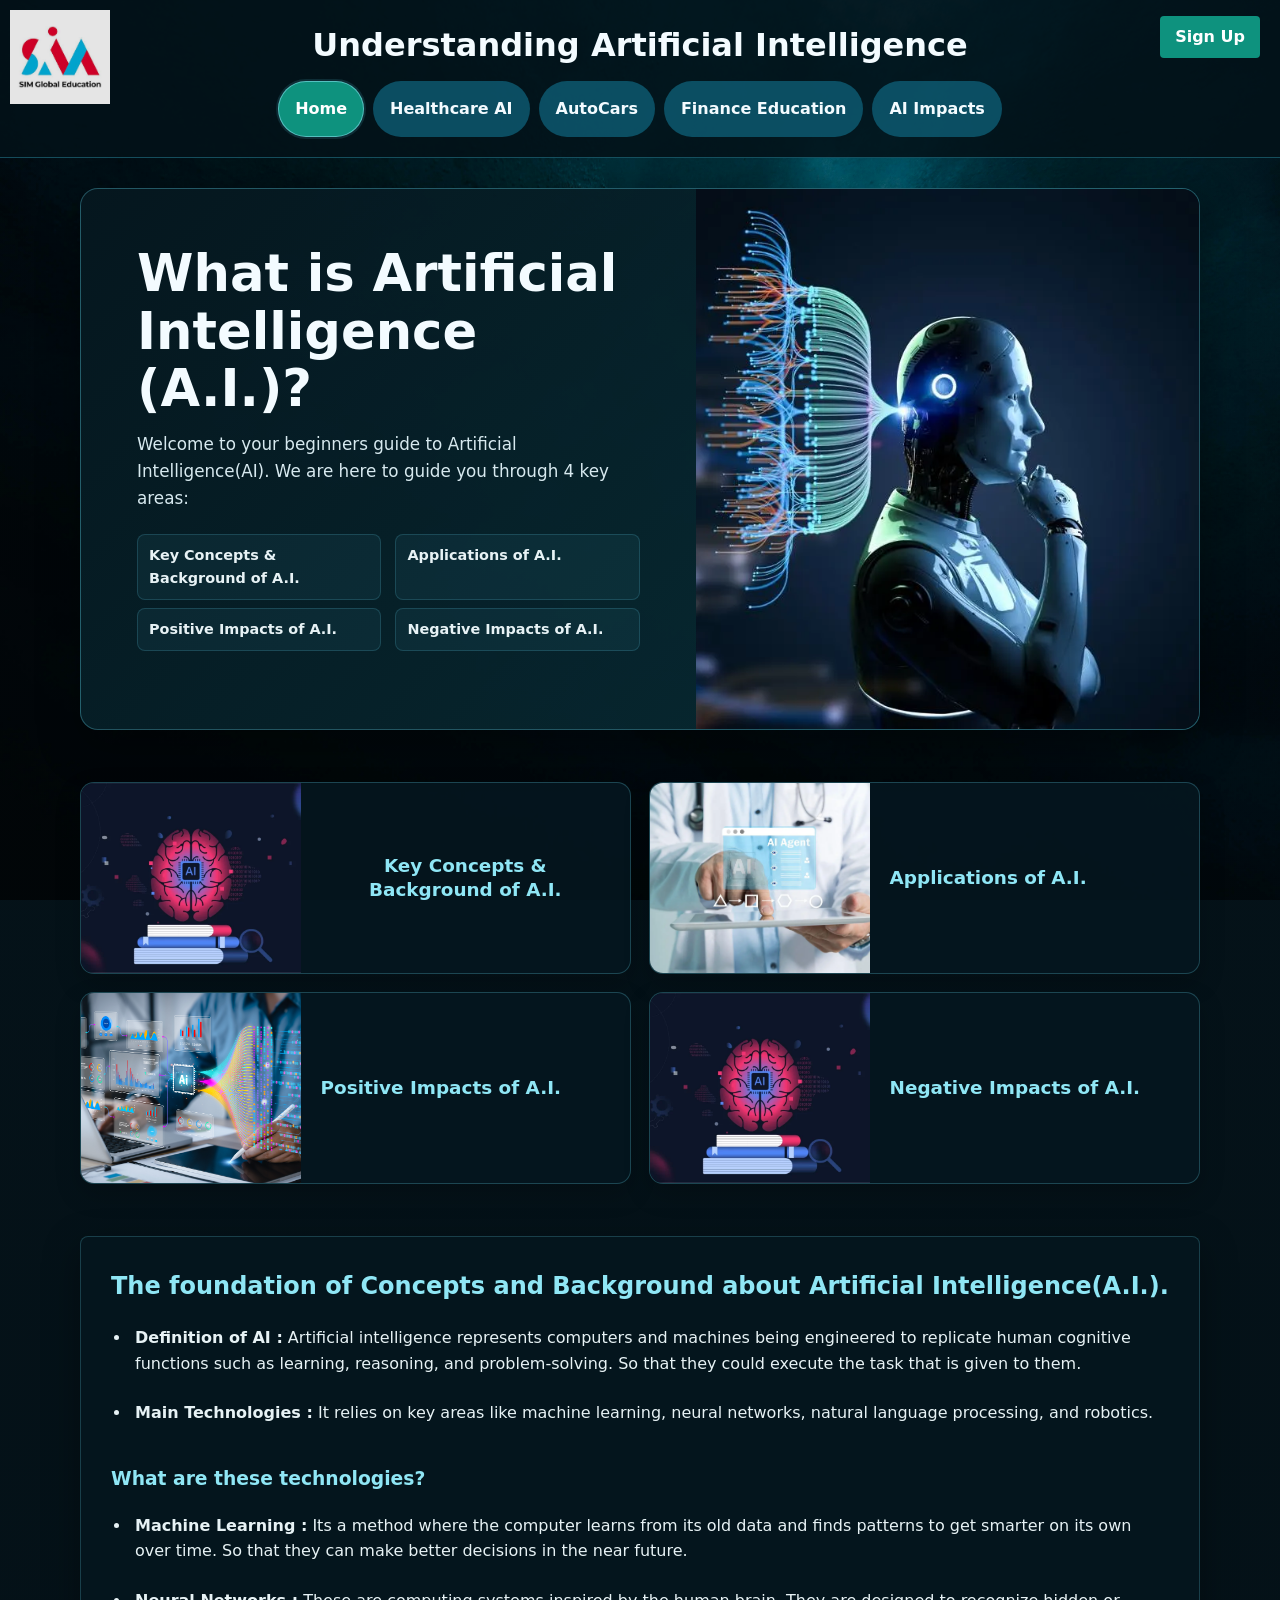
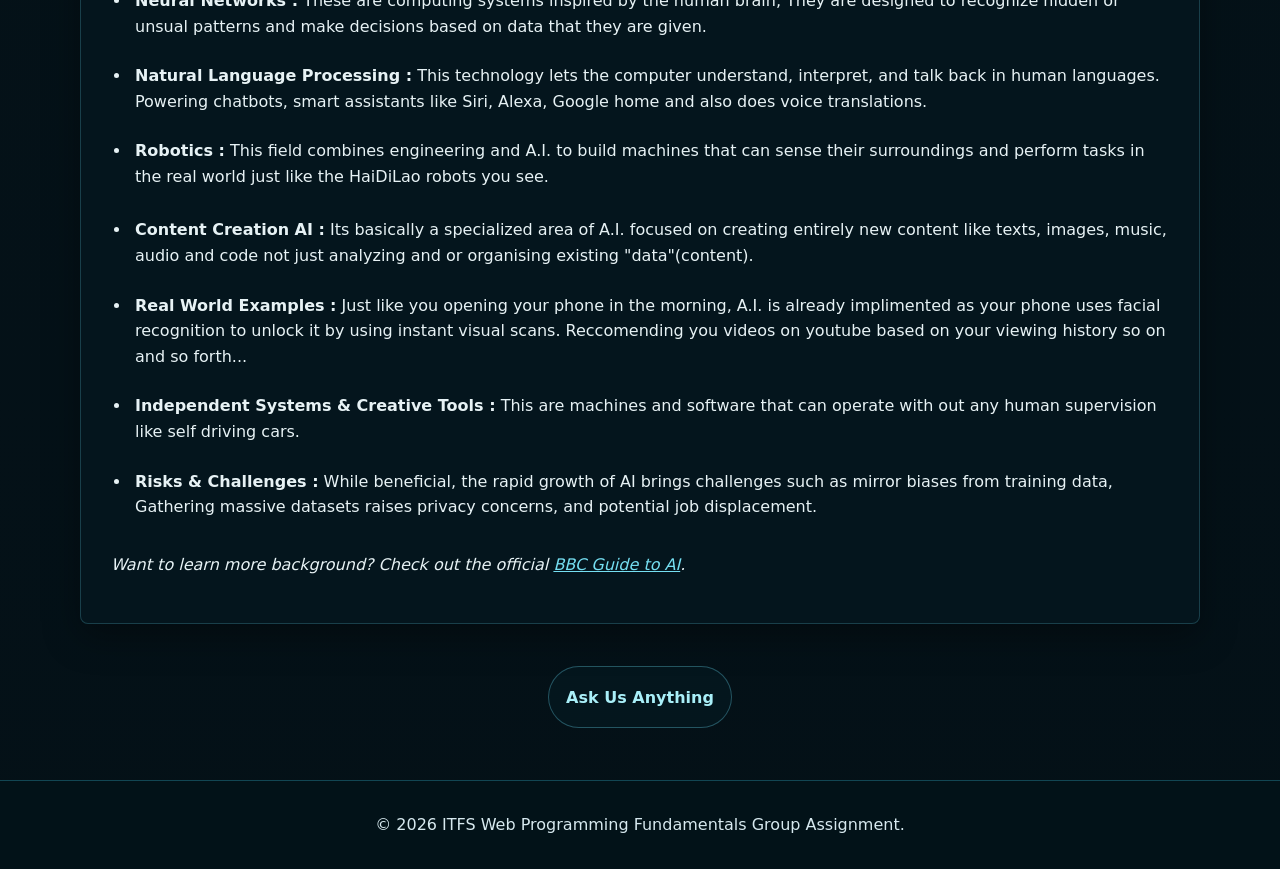
<file: index.html>
<!DOCTYPE html>
<html lang="en">
<head>
    <meta charset="UTF-8">
    <meta name="viewport" content="width=device-width, initial-scale=1.0">
    <title>Introduction to Artificial Intelligence</title>
    <link rel="stylesheet" href="webcss.css">
</head>
<body class="home-page">
    <header class="signup-header">
        <h1>Understanding Artificial Intelligence</h1>
         <a href="index.html" class="Logo-link">
        <img src="Logo.png" alt="My Website Logo">
        </a>
        <a href="signup.html" class="signup-link">Sign Up</a>
        <nav class="site-navigation" aria-label="Main navigation">
            <a href="index.html" aria-current="page">Home</a>
            <a href="application-1-health-care.html">Healthcare AI</a>
            <a href="Application2-autocars-eg-tesla.html">AutoCars</a>
            <a href="App-3-finance-education.html">Finance Education</a>
            <a href="impacts.html">AI Impacts</a>
        </nav>
    </header>
    <main>
        <section class="home-hero">
            <div class="home-hero-copy">
                <h2>What is Artificial Intelligence (A.I.)?</h2>
                <p>Welcome to your beginners guide to Artificial Intelligence(AI). We are here to guide you through 4 key areas:</p>
                <ul class="home-areas">
                    <li><strong>Key Concepts &amp; Background of A.I.</strong></li>
                    <li><strong>Applications of A.I.</strong></li>
                    <li><strong>Positive Impacts of A.I.</strong></li>
                    <li><strong>Negative Impacts of A.I.</strong></li>
                </ul>
            </div>
            <figure class="home-hero-image">
                <img src="IndexPIC.webp" alt="Artificial intelligence illustration for the guide homepage">
            </figure>
        </section>

        <section class="home-topics">
            <div class="home-topic-grid">
                <a class="home-topic-card" href="#ai-foundations">
                    <img src="ImpactsAI.webp" alt="">
                    <span class="home-topic-copy">
                        <strong>Key Concepts &amp; Background of A.I.</strong>
                    </span>
                </a>
                <a class="home-topic-card" href="application-1-health-care.html">
                    <img src="healthcare.png" alt="">
                    <span class="home-topic-copy">
                        <strong>Applications of A.I.</strong>
                    </span>
                </a>
                <a class="home-topic-card" href="impacts.html">
                    <img src="AI-in-finance.jpg" alt="">
                    <span class="home-topic-copy">
                        <strong>Positive Impacts of A.I.</strong>
                    </span>
                </a>
                <a class="home-topic-card" href="impacts.html">
                    <img src="ImpactsAI.webp" alt="">
                    <span class="home-topic-copy">
                        <strong>Negative Impacts of A.I.</strong>
                    </span>
                </a>
            </div>
        </section>

        <section class="content-box home-overview" id="ai-foundations">
            <h2>The foundation of Concepts and Background about Artificial Intelligence(A.I.).</h2>
            <ul class="home-foundation-list">
                <li><strong>Definition of AI :</strong> Artificial intelligence represents computers and machines being engineered to replicate human cognitive functions such as learning, reasoning, and problem-solving. So that they could execute the task that is given to them.</li>
                <li><strong>Main Technologies :</strong> It relies on key areas like machine learning, neural networks, natural language processing, and robotics.</li>
            </ul>
            <h3>What are these technologies?</h3>
            <ul class="home-technology-list">
                <li><strong>Machine Learning :</strong> Its a method where the computer learns from its old data and finds patterns to get smarter on its own over time. So that they can make better decisions in the near future.</li>
                <li><strong>Neural Networks :</strong> These are computing systems inspired by the human brain, They are designed to recognize hidden or unsual patterns and make decisions based on data that they are given.</li>
                <li><strong>Natural Language Processing :</strong> This technology lets the computer understand, interpret, and talk back in human languages. Powering chatbots, smart assistants like Siri, Alexa, Google home and also does voice translations.</li>
                <li><strong>Robotics :</strong> This field combines engineering and A.I. to build machines that can sense their surroundings and perform tasks in the real world just like the HaiDiLao robots you see.</li>
            </ul>
            <ul class="home-foundation-list">
                <li><strong>Content Creation AI :</strong> Its basically a specialized area of A.I. focused on creating entirely new content like texts, images, music, audio and code not just analyzing and or organising existing "data"(content).</li>
                <li><strong>Real World Examples :</strong> Just like you opening your phone in the morning, A.I. is already implimented as your phone uses facial recognition to unlock it by using instant visual scans. Reccomending you videos on youtube based on your viewing history so on and so forth...</li>
                <li><strong>Independent Systems &amp; Creative Tools :</strong> This are machines and software that can operate with out any human supervision like self driving cars.</li>
                <li><strong>Risks &amp; Challenges :</strong> While beneficial, the rapid growth of AI brings challenges such as mirror biases from training data, Gathering massive datasets raises privacy concerns, and potential job displacement.</li>
            </ul>

            <p style="margin-top: 20px;">
                <em>Want to learn more background? Check out the official <a href="https://www.bbc.co.uk/news/resources/idt-74697280-e684-43c5-a782-29e9d11fecf3" target="_blank" rel="noopener noreferrer">BBC Guide to AI</a>.</em>
            </p>
        </section>
    </main>
    <nav class="page-navigation" aria-label="Page navigation">
        <a class="contact-link" href="Regi-Enquirey-form.html">Ask Us Anything</a>
    </nav>
    <footer>
        <p>&copy; 2026 ITFS Web Programming Fundamentals Group Assignment.</p>
    </footer>
</body>
</html>
</file>
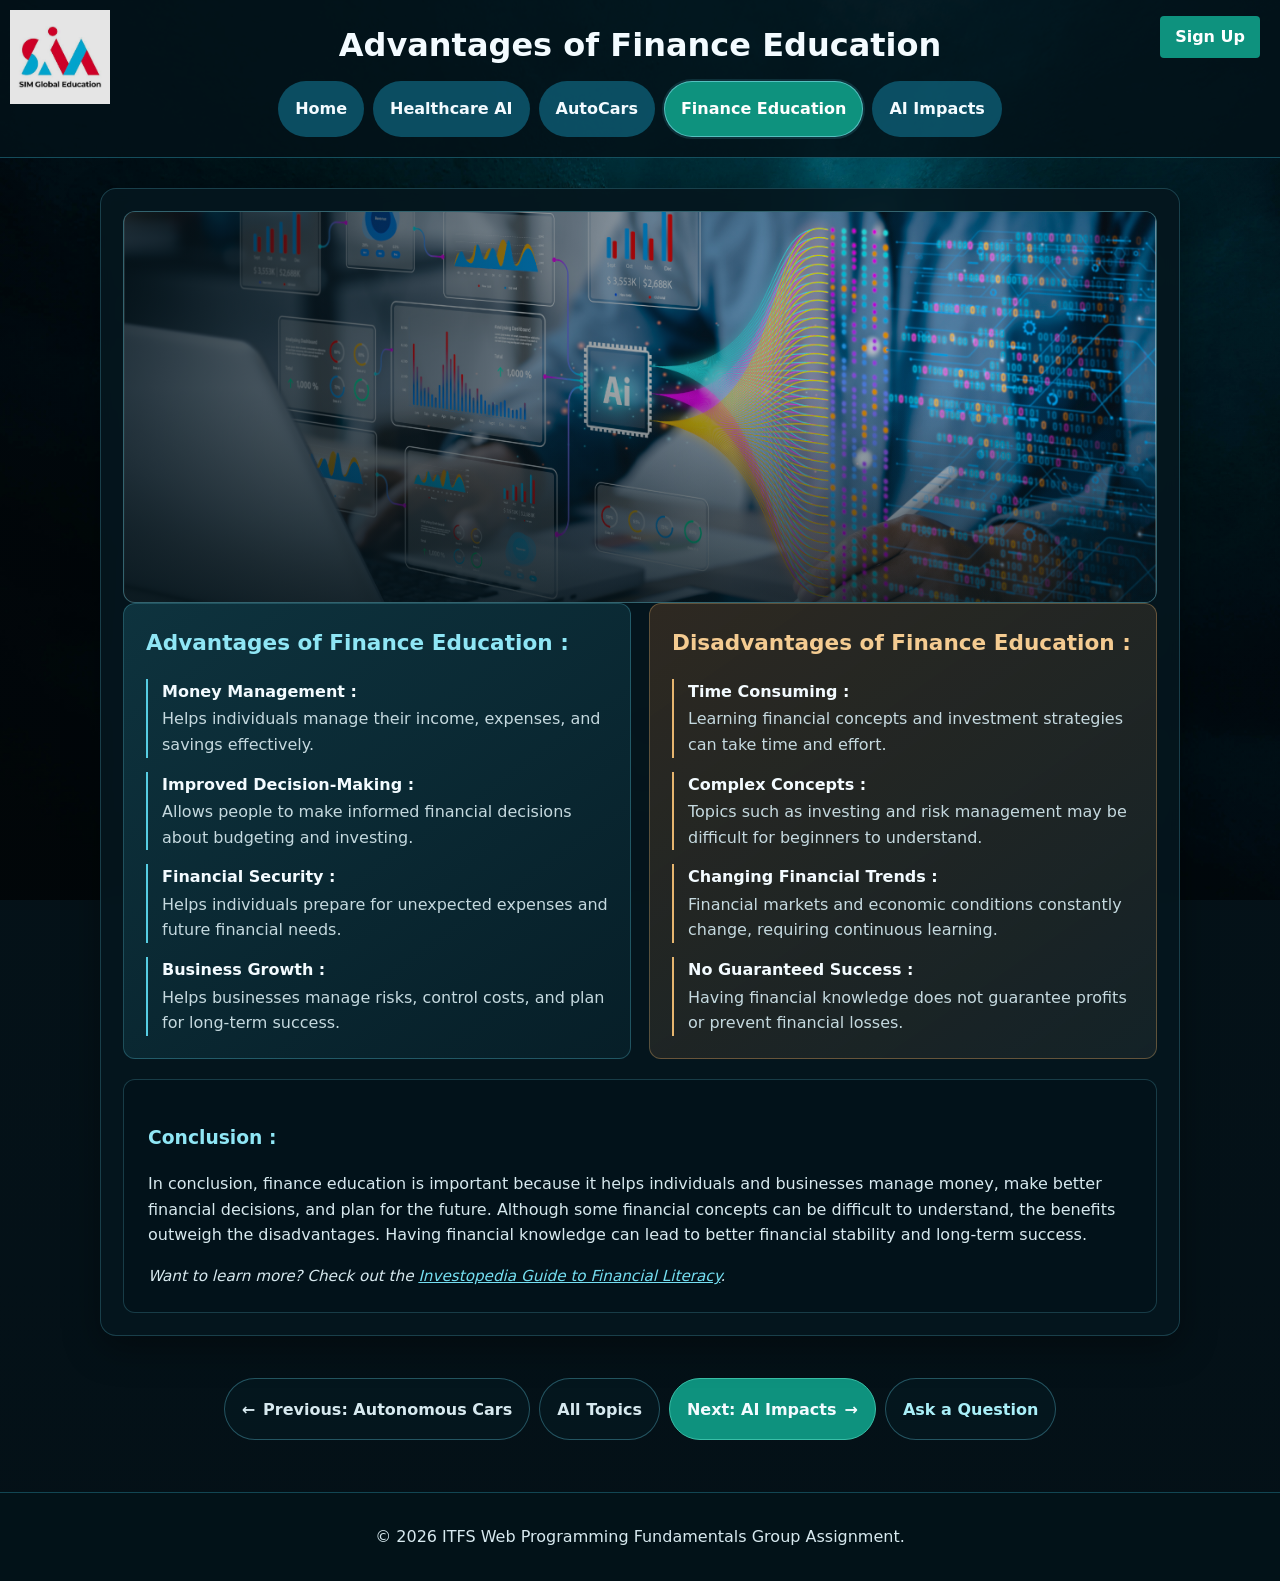
<file: App-3-finance-education.html>
<!DOCTYPE html>
<html lang="en">
<head>
    <meta charset="UTF-8">
    <meta name="viewport" content="width=device-width, initial-scale=1.0">
    <title>Finance Education</title>
    <link rel="stylesheet" href="webcss.css">
</head>
<body class="finance-page feature-page">
    <header class="signup-header">
        <h1>Advantages of Finance Education</h1>
         <a href="index.html" class="Logo-link">
        <img src="Logo.png" alt="My Website Logo">
        </a>
        <a href="signup.html" class="signup-link">Sign Up</a>

        <nav class="site-navigation" aria-label="Main navigation">
            <a href="index.html">Home</a>
            <a href="application-1-health-care.html">Healthcare AI</a>
            <a href="Application2-autocars-eg-tesla.html">AutoCars</a>
            <a href="App-3-finance-education.html" aria-current="page">Finance Education</a>
            <a href="impacts.html">AI Impacts</a>
        </nav>
    </header>
    <main>
        <section class="content-box">
            <figure class="feature-hero">
                <img src="AI-in-finance.jpg" alt="Artificial intelligence supporting financial planning and education">
            </figure>

            <div class="feature-topics">
                <section class="feature-card">
                    <h2>Advantages of Finance Education :</h2>
                    <ul>
                        <li><strong>Money Management :</strong><span>Helps individuals manage their income, expenses, and savings effectively.</span></li>
                        <li><strong>Improved Decision-Making :</strong><span>Allows people to make informed financial decisions about budgeting and investing.</span></li>
                        <li><strong>Financial Security :</strong><span>Helps individuals prepare for unexpected expenses and future financial needs.</span></li>
                        <li><strong>Business Growth :</strong><span>Helps businesses manage risks, control costs, and plan for long-term success.</span></li>
                    </ul>
                </section>

                <section class="feature-card feature-card-caution">
                    <h2>Disadvantages of Finance Education :</h2>
                    <ul>
                        <li><strong>Time Consuming :</strong><span>Learning financial concepts and investment strategies can take time and effort.</span></li>
                        <li><strong>Complex Concepts :</strong><span>Topics such as investing and risk management may be difficult for beginners to understand.</span></li>
                        <li><strong>Changing Financial Trends :</strong><span>Financial markets and economic conditions constantly change, requiring continuous learning.</span></li>
                        <li><strong>No Guaranteed Success :</strong><span>Having financial knowledge does not guarantee profits or prevent financial losses.</span></li>
                    </ul>
                </section>
            </div>

            <section class="feature-conclusion">
                <h3>Conclusion :</h3>
                <p>In conclusion, finance education is important because it helps individuals and businesses manage money, make better financial decisions, and plan for the future. Although some financial concepts can be difficult to understand, the benefits outweigh the disadvantages. Having financial knowledge can lead to better financial stability and long-term success.</p>
                <p class="feature-resource"><em>Want to learn more? Check out the <a href="https://potomac.edu/benefits-of-education" target="_blank" rel="noopener noreferrer">Investopedia Guide to Financial Literacy</a>.</em></p>
            </section>
        </section>
    </main>
    <nav class="page-navigation" aria-label="Page navigation">
        <a class="previous-link" href="Application2-autocars-eg-tesla.html"><span aria-hidden="true">&larr;</span> Previous: Autonomous Cars</a>
        <a class="home-link" href="index.html">All Topics</a>
        <a class="next-link" href="impacts.html">Next: AI Impacts <span aria-hidden="true">&rarr;</span></a>
        <a class="contact-link" href="Regi-Enquirey-form.html">Ask a Question</a>
    </nav>
    <footer>
        <p>&copy; 2026 ITFS Web Programming Fundamentals Group Assignment.</p>
    </footer>

</body>
</html>
</file>
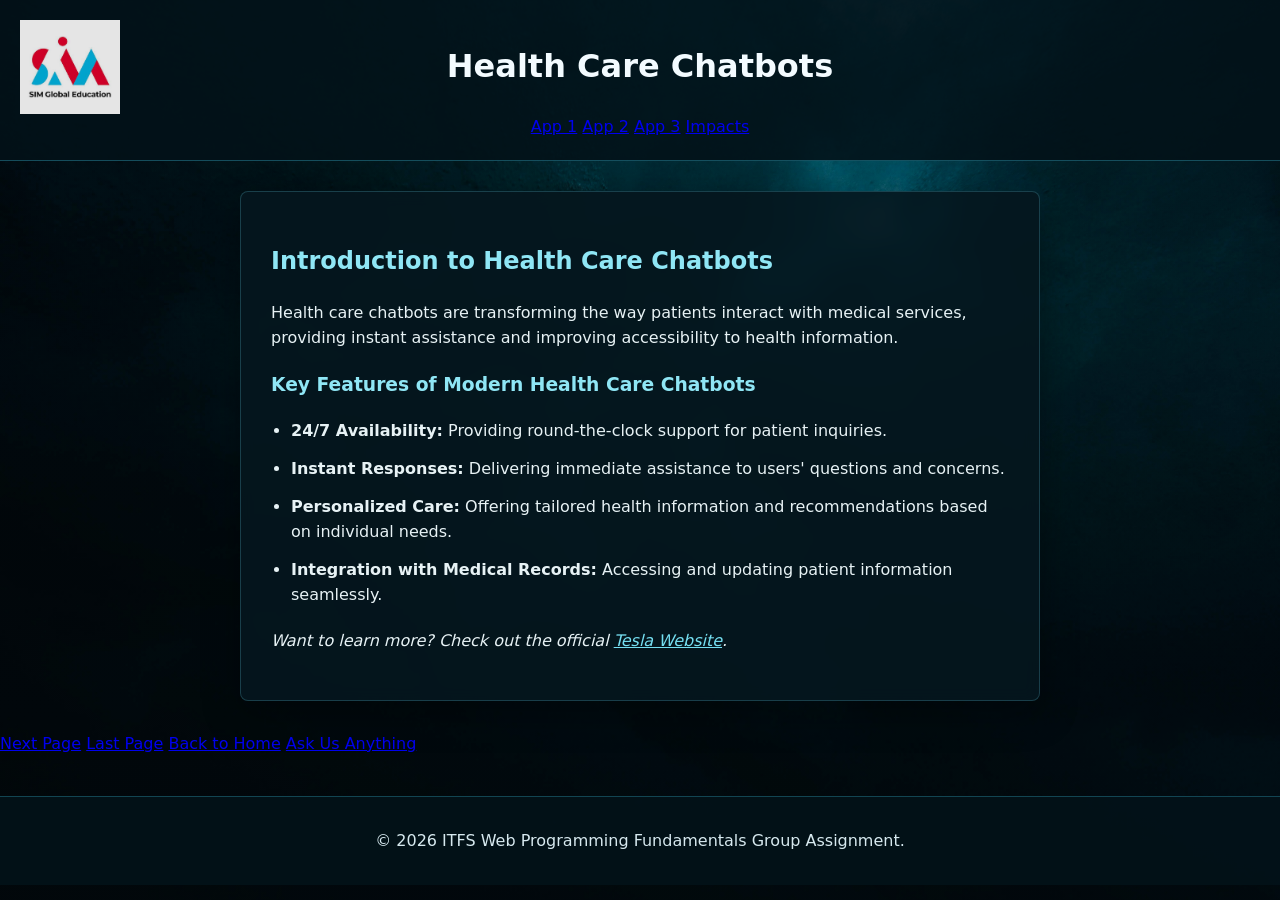
<file: Application-1-health-care-chatbots.html>
<!DOCTYPE html>
<html lang="en">
<head>
    <meta charset="UTF-8">
    <meta name="viewport" content="width=device-width, initial-scale=1.0">
    <title>Health Care Chatbots</title>
    <link rel="stylesheet" href="webcss.css">
</head>
<body>
    <header>
        <h1>Health Care Chatbots</h1>
         <a href="index.html" class="Logo-link">
        <img src="Logo.png" alt="My Website Logo" class="Logo-link">
        </a>

        <nav>
            <a href="Application-1-health-care-chatbots.html">App 1</a>
            <a href="Application2-autocars-eg-tesla.html">App 2</a>
            <a href="App-3-finance-education.html">App 3</a>
            <a href="Positive-and-negative-impacts-of-AI.html">Impacts</a>
        </nav>
    </header>
    <main>
        <section class="content-box">
            <h2>Introduction to Health Care Chatbots</h2>
            <p>Health care chatbots are transforming the way patients interact with medical services, providing instant assistance and improving accessibility to health information.</p>

            <h3>Key Features of Modern Health Care Chatbots</h3>
            <ul>
                <li><strong>24/7 Availability:</strong> Providing round-the-clock support for patient inquiries.</li>
                <li><strong>Instant Responses:</strong> Delivering immediate assistance to users' questions and concerns.</li>
                <li><strong>Personalized Care:</strong> Offering tailored health information and recommendations based on individual needs.</li>
                <li><strong>Integration with Medical Records:</strong> Accessing and updating patient information seamlessly.</li>
            </ul>

            <p style="margin-top: 20px;">
                <em>Want to learn more? Check out the official <a href="https://www.tesla.com/" target="_blank">Tesla Website</a>.</em>
            </p>
        </section>
    </main>
    <nav>
        <a href="Application2-autocars-eg-tesla.html">Next Page</a>
        <a href="index.html">Last Page</a>
        <a href="index.html">Back to Home</a>
        <a href="Regi-Enquirey-form.html">Ask Us Anything</a>
    </nav>
    <footer>
        <p>&copy; 2026 ITFS Web Programming Fundamentals Group Assignment.</p>
    </footer>
</body>
</html>
</file>
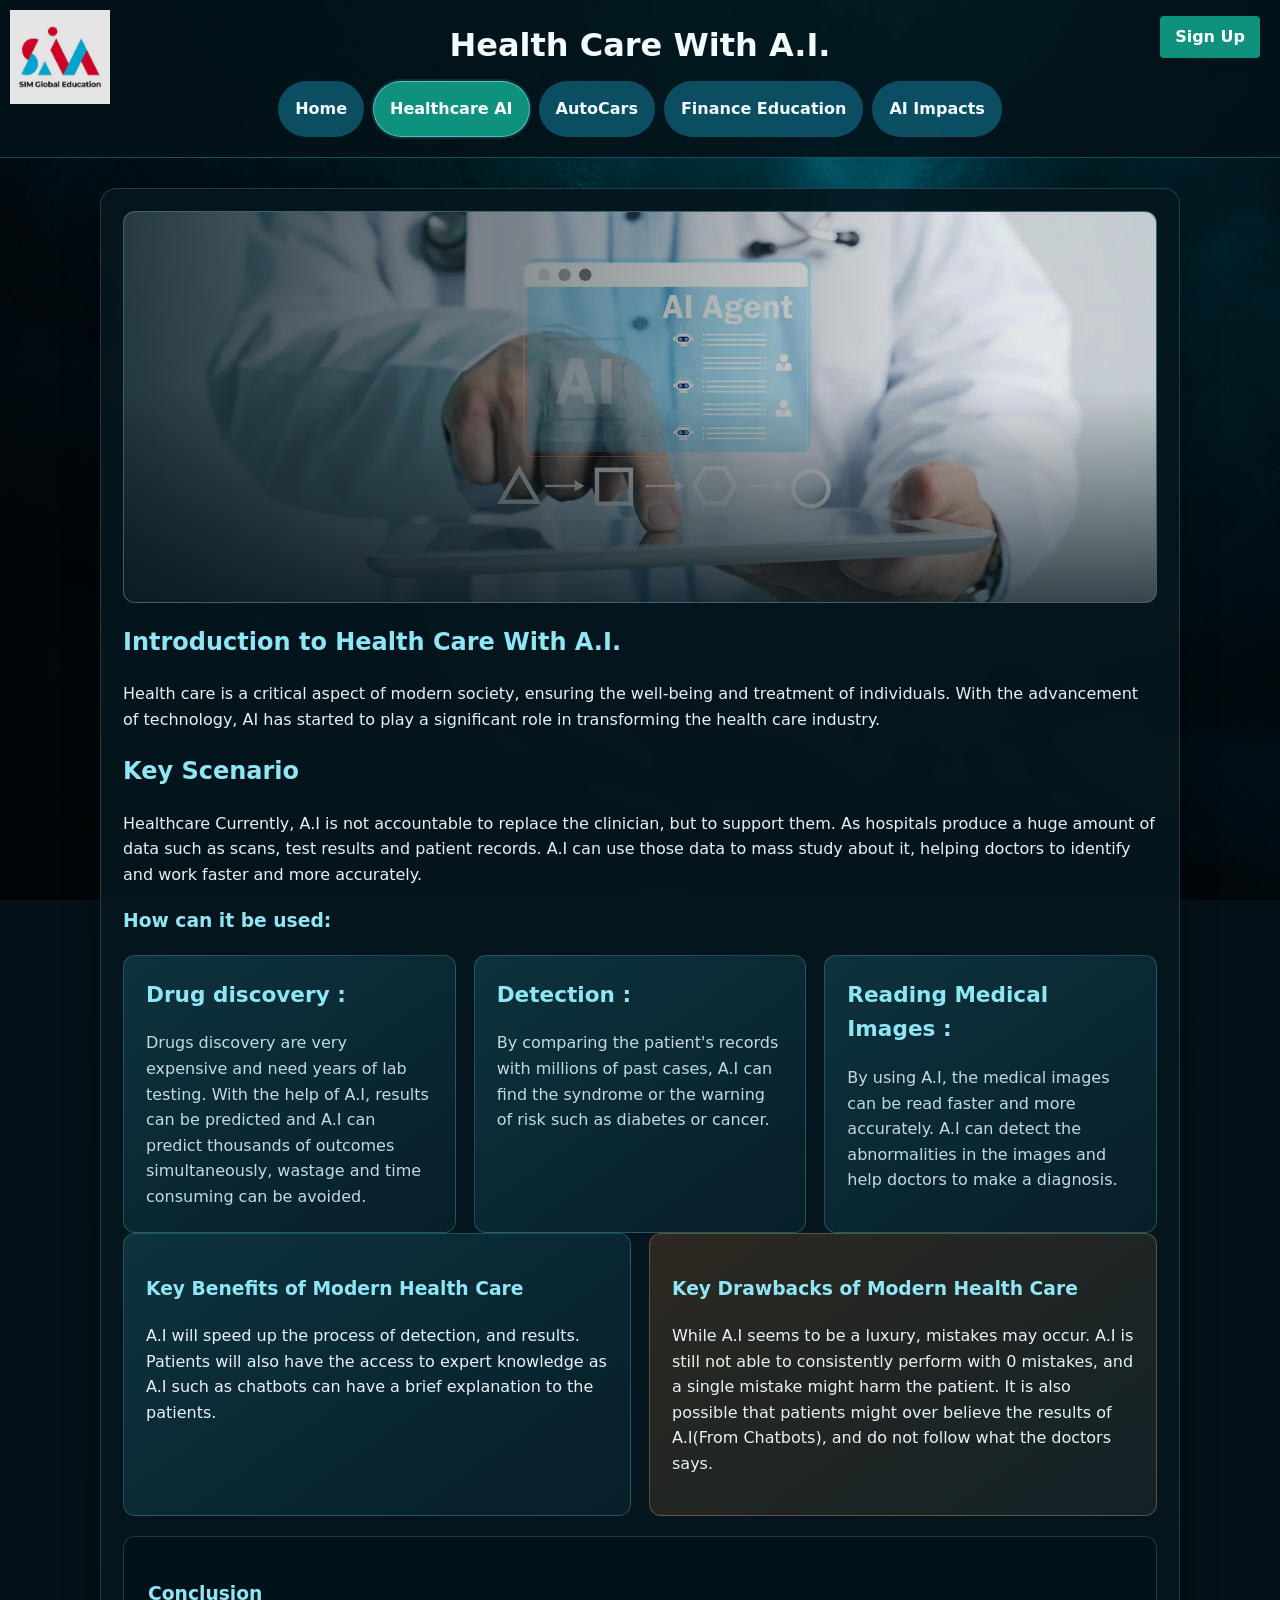
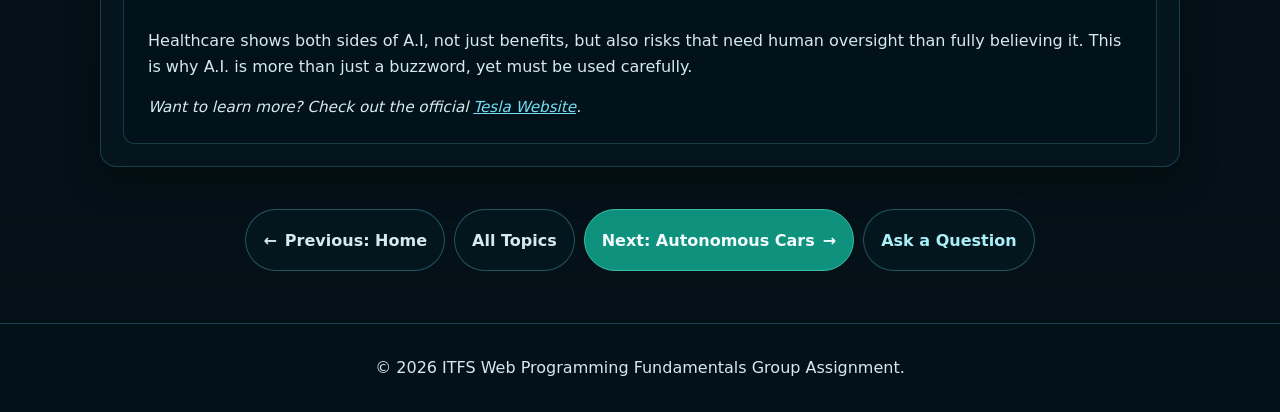
<file: application-1-health-care.html>
<!DOCTYPE html>
<html lang="en">
<head>
    <meta charset="UTF-8">
    <meta name="viewport" content="width=device-width, initial-scale=1.0">
    <title>Health Care</title>
    <link rel="stylesheet" href="webcss.css">
</head>
<body class="healthcare-page feature-page">
    <header class="signup-header">
        <h1>Health Care With A.I.</h1>
         <a href="index.html" class="Logo-link">
        <img src="Logo.png" alt="My Website Logo">
        </a>
        <a href="signup.html" class="signup-link">Sign Up</a>

        <nav class="site-navigation" aria-label="Main navigation">
            <a href="index.html">Home</a>
            <a href="application-1-health-care.html" aria-current="page">Healthcare AI</a>
            <a href="Application2-autocars-eg-tesla.html">AutoCars</a>
            <a href="App-3-finance-education.html">Finance Education</a>
            <a href="impacts.html">AI Impacts</a>
        </nav>
    </header>
    <main>
        <section class="content-box">
            <figure class="feature-hero">
                <img src="healthcare.png" alt="Healthcare professionals using artificial intelligence to support patient care">
            </figure>

            <h2>Introduction to Health Care With A.I.</h2>
            <p>Health care is a critical aspect of modern society, ensuring the well-being and treatment of individuals. With the advancement of technology, AI has started to play a significant role in transforming the health care industry.</p>

            <h2>Key Scenario</h2>
            <p>Healthcare Currently, A.I is not accountable to replace the clinician, but to support them. As hospitals produce a huge amount of data such as scans, test results and patient records. A.I can use those data to mass study about it, helping doctors to identify and work faster and more accurately.</p>

            <h3>How can it be used:</h3>
            <section class="feature-topics healthcare-use-cases">
                <article class="feature-card">
                    <h2>Drug discovery :</h2>
                    <p>Drugs discovery are very expensive and need years of lab testing. With the help of A.I, results can be predicted and A.I can predict thousands of outcomes simultaneously, wastage and time consuming can be avoided.</p>
                </article>
                <article class="feature-card">
                    <h2>Detection :</h2>
                    <p>By comparing the patient's records with millions of past cases, A.I can find the syndrome or the warning of risk such as diabetes or cancer.</p>
                </article>
                <article class="feature-card">
                    <h2>Reading Medical Images :</h2>
                    <p>By using A.I, the medical images can be read faster and more accurately. A.I can detect the abnormalities in the images and help doctors to make a diagnosis.</p>
                </article>
            </section>

            <section class="feature-topics healthcare-considerations">
                <article class="feature-card">
                    <h3>Key Benefits of Modern Health Care</h3>
                    <p>A.I will speed up the process of detection, and results. Patients will also have the access to expert knowledge as A.I such as chatbots can have a brief explanation to the patients.</p>
                </article>
                <article class="feature-card feature-card-caution">
                    <h3>Key Drawbacks of Modern Health Care</h3>
                    <p>While A.I seems to be a luxury, mistakes may occur. A.I is still not able to consistently perform with 0 mistakes, and a single mistake might harm the patient. It is also possible that patients might over believe the results of A.I(From Chatbots), and do not follow what the doctors says.</p>
                </article>
            </section>

            <section class="feature-conclusion">
                <h3>Conclusion</h3>
                <p>Healthcare shows both sides of A.I, not just benefits, but also risks that need human oversight than fully believing it. This is why A.I. is more than just a buzzword, yet must be used carefully.</p>
                <p class="feature-resource"><em>Want to learn more? Check out the official <a href="https://pmc.ncbi.nlm.nih.gov/articles/11333562" target="_blank" rel="noopener noreferrer">Tesla Website</a>.</em></p>
            </section>
        </section>
    </main>
    <nav class="page-navigation" aria-label="Page navigation">
        <a class="previous-link" href="index.html"><span aria-hidden="true">&larr;</span> Previous: Home</a>
        <a class="home-link" href="index.html">All Topics</a>
        <a class="next-link" href="Application2-autocars-eg-tesla.html">Next: Autonomous Cars <span aria-hidden="true">&rarr;</span></a>
        <a class="contact-link" href="Regi-Enquirey-form.html">Ask a Question</a>
    </nav>
    <footer>
        <p>&copy; 2026 ITFS Web Programming Fundamentals Group Assignment.</p>
    </footer>
</body>
</html>
</file>
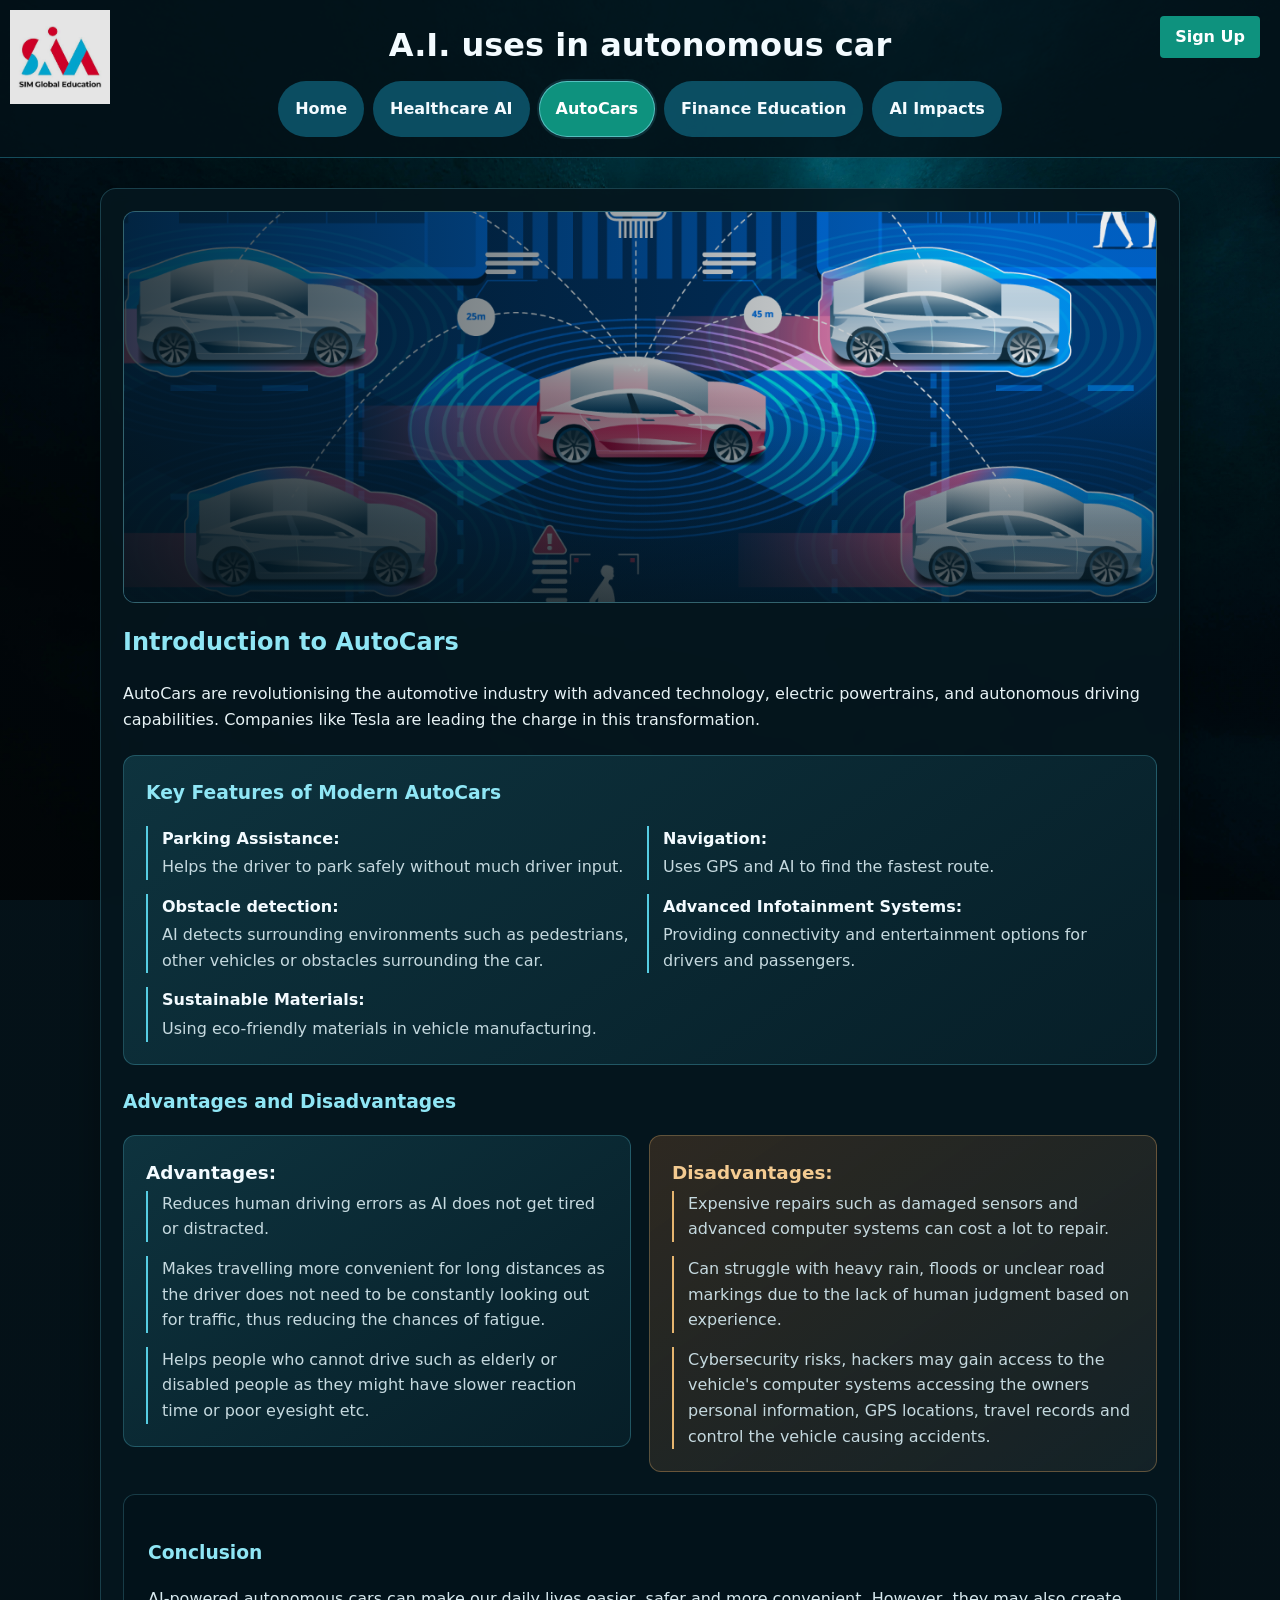
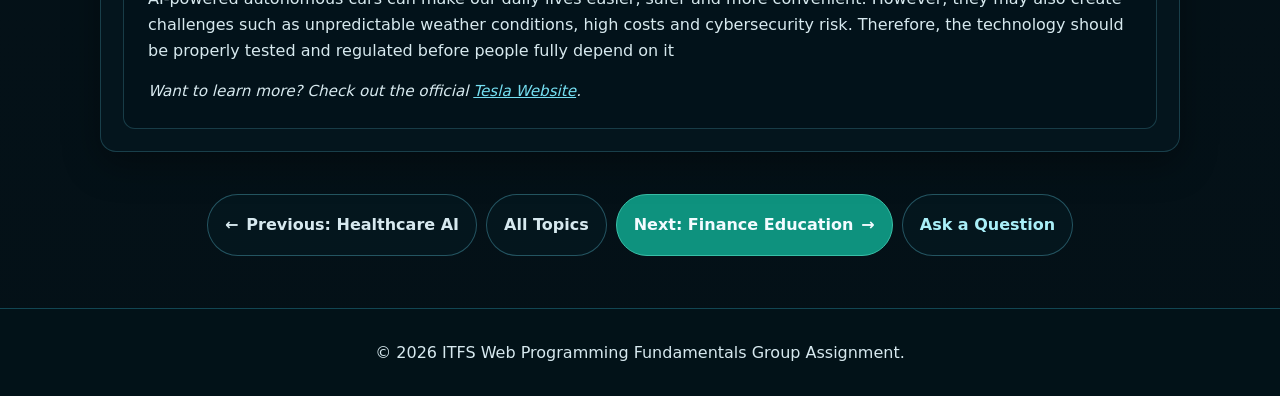
<file: Application2-autocars-eg-tesla.html>
<!DOCTYPE html>
<html lang="en">
<head>
    <meta charset="UTF-8">
    <meta name="viewport" content="width=device-width, initial-scale=1.0">
    <title>AutoCars</title>
    <link rel="stylesheet" href="webcss.css">
</head>
<body class="feature-page autocars-page">
    <header class="signup-header">
        <h1>A.I. uses in autonomous car</h1>
         <a href="index.html" class="Logo-link">
        <img src="Logo.png" alt="My Website Logo">
        </a>
        <a href="signup.html" class="signup-link">Sign Up</a>

        <nav class="site-navigation" aria-label="Main navigation">
            <a href="index.html">Home</a>
            <a href="application-1-health-care.html">Healthcare AI</a>
            <a href="Application2-autocars-eg-tesla.html" aria-current="page">AutoCars</a>
            <a href="App-3-finance-education.html">Finance Education</a>
            <a href="impacts.html">AI Impacts</a>
        </nav>
    </header>
    <main>
        <section class="content-box">
            <figure class="feature-hero">
                <img src="Autocars.png" alt="Autonomous car using artificial intelligence and advanced vehicle technology">
            </figure>

            <h2>Introduction to AutoCars</h2>
            <p>AutoCars are revolutionising the automotive industry with advanced technology, electric powertrains, and autonomous driving capabilities. Companies like Tesla are leading the charge in this transformation.</p>

            <section class="autocars-features">
                <h3>Key Features of Modern AutoCars</h3>
                <ul>
                    <li><strong>Parking Assistance:</strong><span>Helps the driver to park safely without much driver input.</span></li>
                    <li><strong>Navigation:</strong><span>Uses GPS and AI to find the fastest route.</span></li>
                    <li><strong>Obstacle detection:</strong><span>AI detects surrounding environments such as pedestrians, other vehicles or obstacles surrounding the car.</span></li>
                    <li><strong>Advanced Infotainment Systems:</strong><span>Providing connectivity and entertainment options for drivers and passengers.</span></li>
                    <li><strong>Sustainable Materials:</strong><span>Using eco-friendly materials in vehicle manufacturing.</span></li>
                </ul>
            </section>

            <h3>Advantages and Disadvantages</h3>
            <div class="feature-topics autocars-pros-cons">
                <section class="feature-card">
                    <h4>Advantages:</h4>
                    <ul>
                        <li><span>Reduces human driving errors as AI does not get tired or distracted.</span></li>
                        <li><span>Makes travelling more convenient for long distances as the driver does not need to be constantly looking out for traffic, thus reducing the chances of fatigue.</span></li>
                        <li><span>Helps people who cannot drive such as elderly or disabled people as they might have slower reaction time or poor eyesight etc.</span></li>
                    </ul>
                </section>
                <section class="feature-card feature-card-caution">
                    <h4>Disadvantages:</h4>
                    <ul>
                        <li><span>Expensive repairs such as damaged sensors and advanced computer systems can cost a lot to repair.</span></li>
                        <li><span>Can struggle with heavy rain, floods or unclear road markings due to the lack of human judgment based on experience.</span></li>
                        <li><span>Cybersecurity risks, hackers may gain access to the vehicle's computer systems accessing the owners personal information, GPS locations, travel records and control the vehicle causing accidents.</span></li>
                    </ul>
                </section>
            </div>

            <section class="feature-conclusion">
                <h3>Conclusion</h3>
                <p>AI-powered autonomous cars can make our daily lives easier, safer and more convenient. However, they may also create challenges such as unpredictable weather conditions, high costs and cybersecurity risk. Therefore, the technology should be properly tested and regulated before people fully depend on it</p>
                <p class="feature-resource"><em>Want to learn more? Check out the official <a href="https://www.tesla.com/" target="_blank" rel="noopener noreferrer">Tesla Website</a>.</em></p>
            </section>
        </section>
    </main>
    <nav class="page-navigation" aria-label="Page navigation">
        <a class="previous-link" href="application-1-health-care.html"><span aria-hidden="true">&larr;</span> Previous: Healthcare AI</a>
        <a class="home-link" href="index.html">All Topics</a>
        <a class="next-link" href="App-3-finance-education.html">Next: Finance Education <span aria-hidden="true">&rarr;</span></a>
        <a class="contact-link" href="Regi-Enquirey-form.html">Ask a Question</a>
    </nav>
    <footer>
        <p>&copy; 2026 ITFS Web Programming Fundamentals Group Assignment.</p>
    </footer>
</body>
</html>
</file>
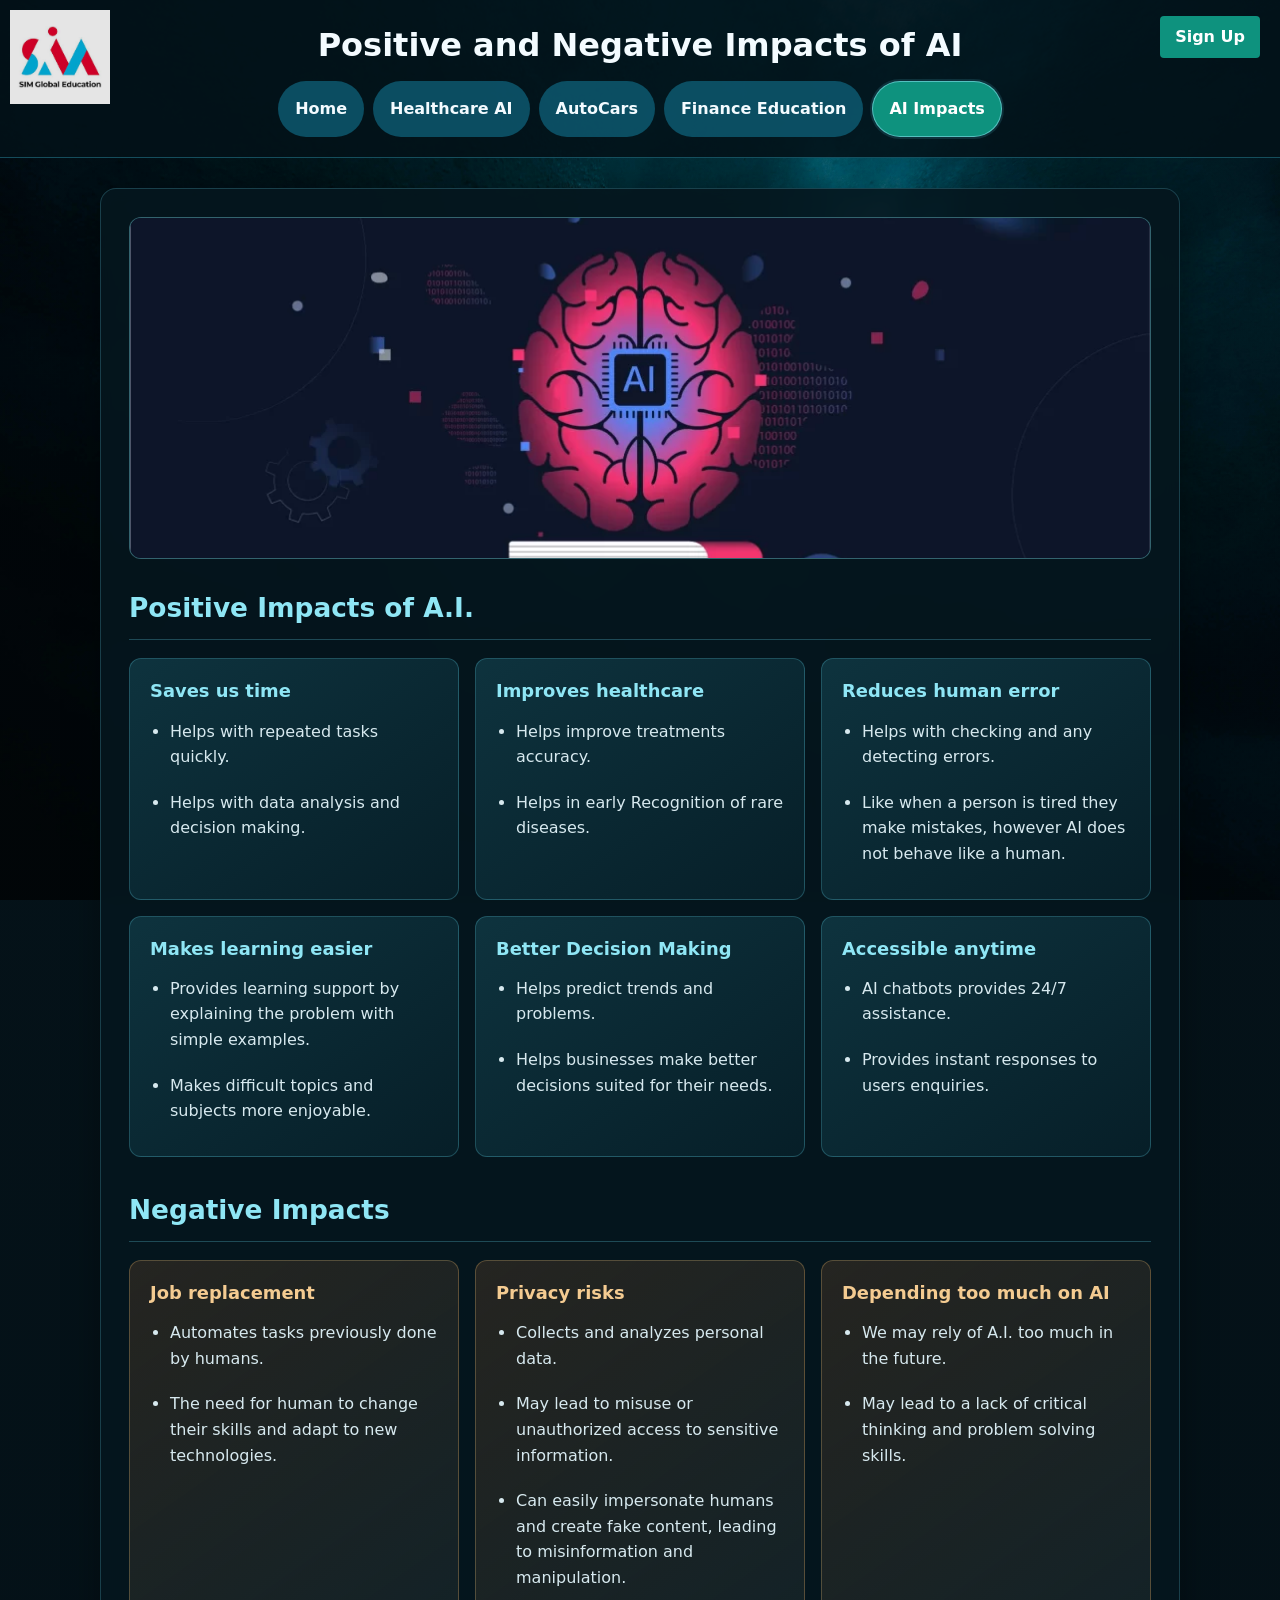
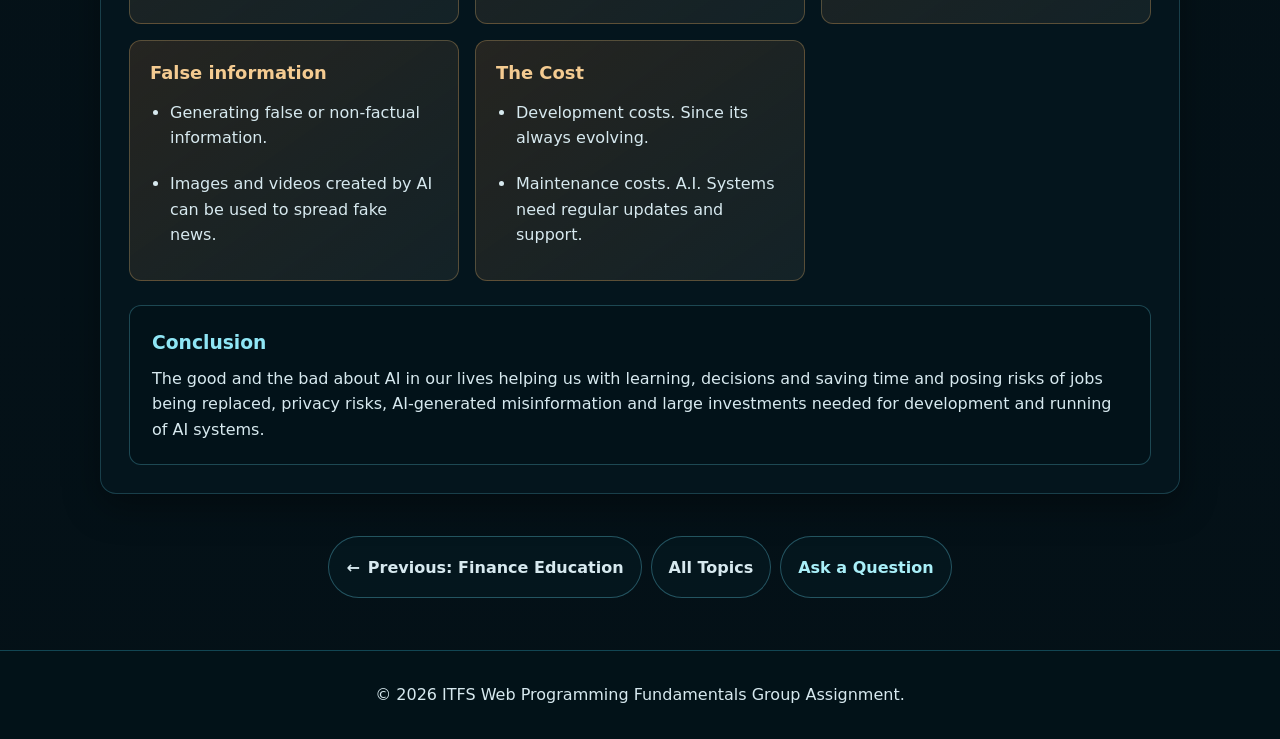
<file: impacts.html>
<!DOCTYPE html>
<html lang="en">
<head>
    <meta charset="UTF-8">
    <meta name="viewport" content="width=device-width, initial-scale=1.0">
    <title>Positive and Negative Impacts of AI</title>
    <link rel="stylesheet" href="webcss.css">
</head>
<body class="impacts-page">
    <header class="signup-header">
        <h1><strong>Positive and Negative Impacts of AI</strong></h1>
         <a href="index.html" class="Logo-link">
        <img src="Logo.png" alt="My Website Logo">
        </a>
        <a href="signup.html" class="signup-link">Sign Up</a>

        <nav class="site-navigation" aria-label="Main navigation">
            <a href="index.html">Home</a>
            <a href="application-1-health-care.html">Healthcare AI</a>
            <a href="Application2-autocars-eg-tesla.html">AutoCars</a>
            <a href="App-3-finance-education.html">Finance Education</a>
            <a href="impacts.html" aria-current="page">AI Impacts</a>
        </nav>
    </header>
    <main>
        <section class="content-box">
            <figure class="impact-hero">
                <img src="ImpactsAI.webp" alt="Illustration of an artificial intelligence brain above books">
            </figure>

            <section class="impact-section impact-positive">
                <h2><strong>Positive Impacts of A.I.</strong></h2>
                <div class="impact-grid">
                    <article class="impact-card">
                        <h3>Saves us time</h3>
                    <ul>
                        <li>Helps with repeated tasks quickly.</li>
                        <li>Helps with data analysis and decision making.</li>
                    </ul>
                    </article>
                    <article class="impact-card">
                        <h3>Improves healthcare</h3>
                    <ul>
                        <li>Helps improve treatments accuracy.</li>
                        <li>Helps in early Recognition of rare diseases.</li>
                    </ul>
                    </article>
                    <article class="impact-card">
                        <h3>Reduces human error</h3>
                    <ul>
                        <li>Helps with checking and any detecting errors.</li>
                        <li>Like when a person is tired they make mistakes, however AI does not behave like a human.</li>
                    </ul>
                    </article>
                    <article class="impact-card">
                        <h3>Makes learning easier</h3>
                    <ul>
                        <li>Provides learning support by explaining the problem with simple examples.</li>
                        <li>Makes difficult topics and subjects more enjoyable.</li>
                    </ul>
                    </article>
                    <article class="impact-card">
                        <h3>Better Decision Making</h3>
                    <ul>
                        <li>Helps predict trends and problems.</li>
                        <li>Helps businesses make better decisions suited for their needs.</li>
                    </ul>
                    </article>
                    <article class="impact-card">
                        <h3>Accessible anytime</h3>
                    <ul>
                        <li>AI chatbots provides 24/7 assistance.</li>
                        <li>Provides instant responses to users enquiries.</li>
                    </ul>
                    </article>
                </div>
            </section>

            <section class="impact-section impact-negative">
                <h2><strong>Negative Impacts</strong></h2>
                <div class="impact-grid">
                    <article class="impact-card">
                        <h3>Job replacement</h3>
                    <ul>
                        <li>Automates tasks previously done by humans.</li>
                        <li>The need for human to change their skills and adapt to new technologies.</li>
                    </ul>
                    </article>
                    <article class="impact-card">
                        <h3>Privacy risks</h3>
                    <ul>
                        <li>Collects and analyzes personal data.</li>
                        <li>May lead to misuse or unauthorized access to sensitive information.</li>
                        <li>Can easily impersonate humans and create fake content, leading to misinformation and manipulation.</li>
                    </ul>
                    </article>
                    <article class="impact-card">
                        <h3>Depending too much on AI</h3>
                    <ul>
                        <li>We may rely of A.I. too much in the future.</li>
                        <li>May lead to a lack of critical thinking and problem solving skills.</li>
                    </ul>
                    </article>
                    <article class="impact-card">
                        <h3>False information</h3>
                    <ul>
                        <li>Generating false or non-factual information.</li>
                        <li>Images and videos created by AI can be used to spread fake news.</li>
                    </ul>
                    </article>
                    <article class="impact-card">
                        <h3>The Cost</h3>
                    <ul>
                        <li>Development costs. Since its always evolving.</li>
                        <li>Maintenance costs. A.I. Systems need regular updates and support.</li>
                    </ul>
                    </article>
                </div>
            </section>

            <section class="impact-conclusion">
                <h3><strong>Conclusion</strong></h3>
                <p>The good and the bad about AI in our lives helping us with learning, decisions and saving time and posing risks of jobs being replaced, privacy risks, AI-generated misinformation and large investments needed for development and running of AI systems.</p>
            </section>
        </section>
        
    </main>
    <nav class="page-navigation" aria-label="Page navigation">
        <a class="previous-link" href="App-3-finance-education.html"><span aria-hidden="true">&larr;</span> Previous: Finance Education</a>
        <a class="home-link" href="index.html">All Topics</a>
        <a class="contact-link" href="Regi-Enquirey-form.html">Ask a Question</a>
    </nav>
     <footer>
        <p>&copy; 2026 ITFS Web Programming Fundamentals Group Assignment.</p>
    </footer>
</body>
</html>
</file>
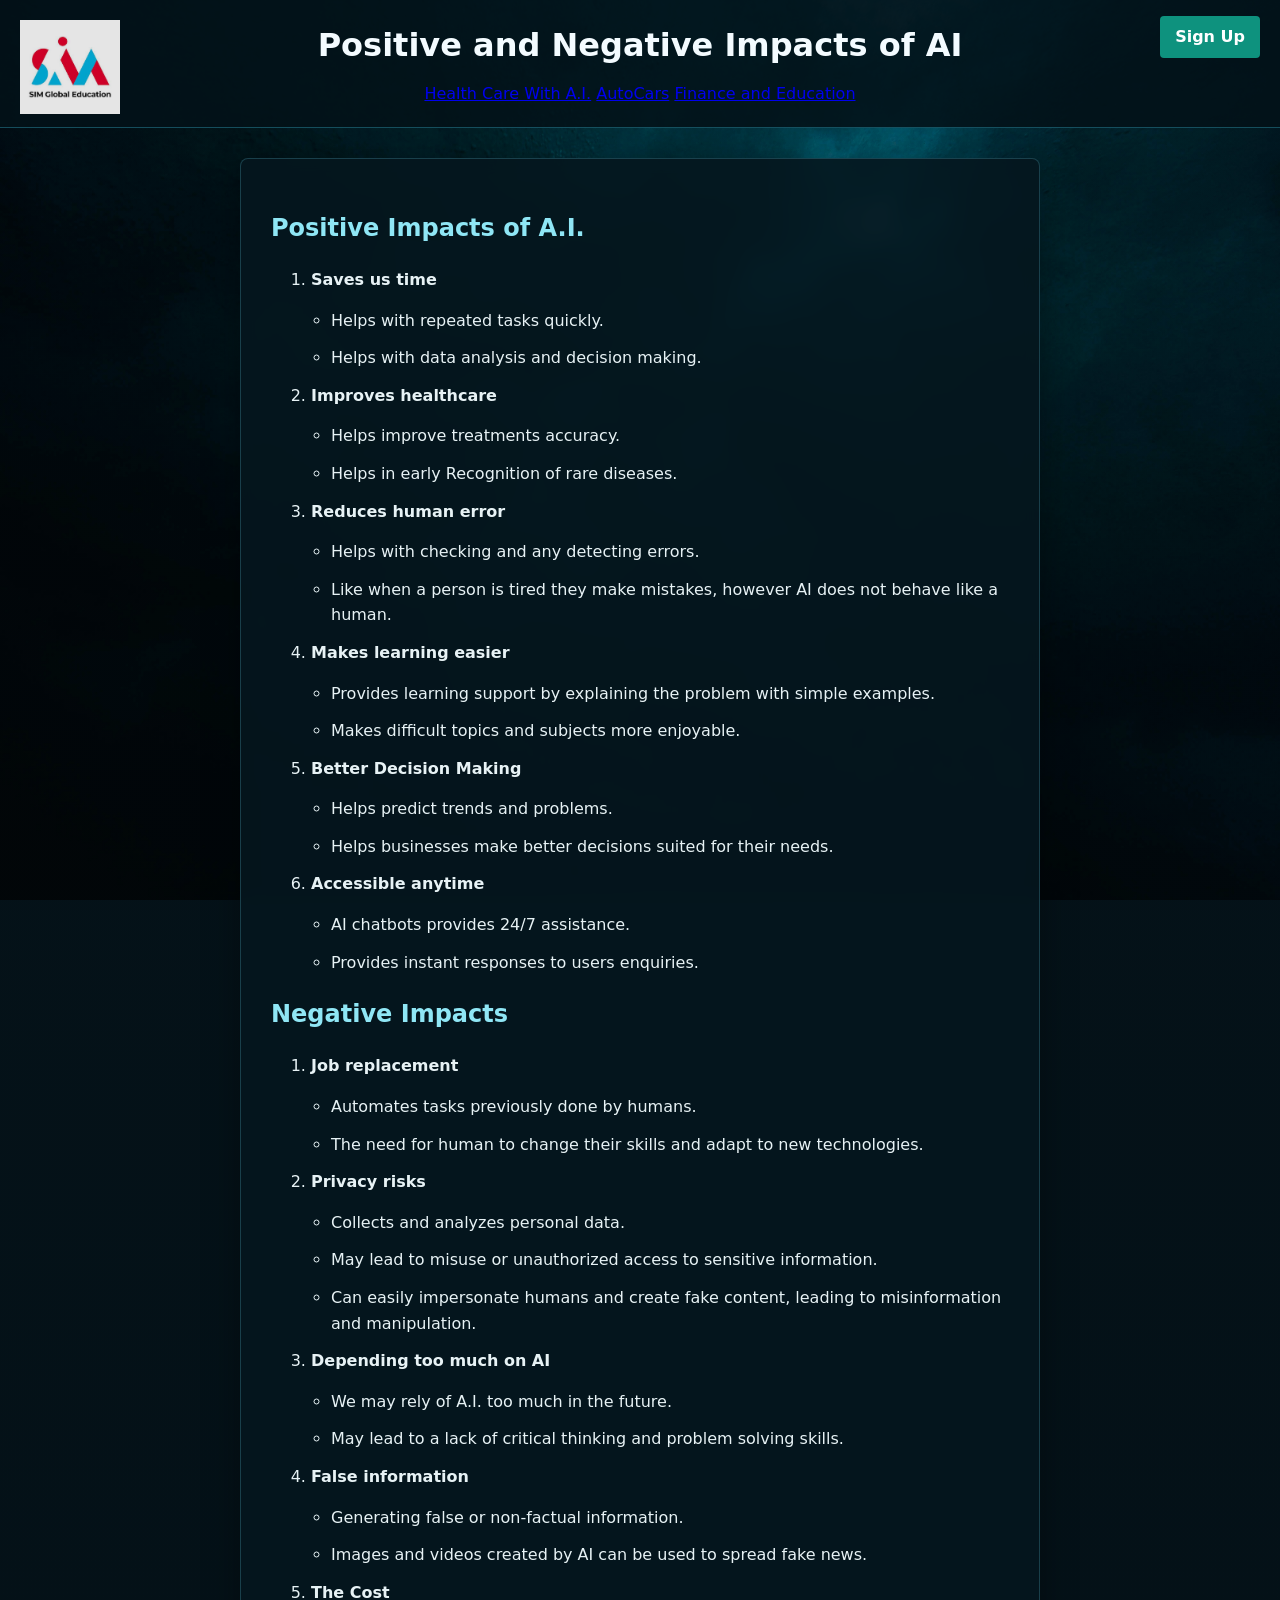
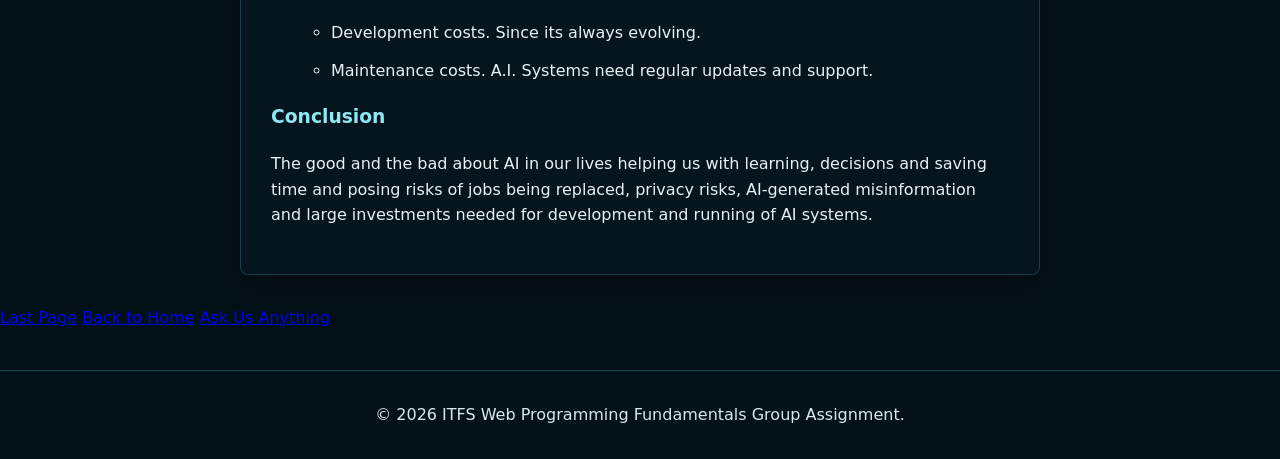
<file: Positive-and-negative-impacts-of-AI.html>
<!DOCTYPE html>
<html lang="en">
<head>
    <meta charset="UTF-8">
    <meta name="viewport" content="width=device-width, initial-scale=1.0">
    <title>Positive and Negative Impacts of AI</title>
    <link rel="stylesheet" href="webcss.css">
</head>
<body>
    <header class="signup-header">
        <h1><strong>Positive and Negative Impacts of AI</strong></h1>
         <a href="index.html" class="Logo-link">
        <img src="Logo.png" alt="My Website Logo" class="Logo-link">
        </a>
        <a href="signup.html" class="signup-link">Sign Up</a>

        <nav>
            <a href="application-1-health-care.html">Health Care With A.I.</a>
            <a href="Application2-autocars-eg-tesla.html">AutoCars</a>
            <a href="App-3-finance-education.html">Finance and Education</a>
        </nav>
    </header>
    <main>
        <section class="content-box">
            <h2><strong>Positive Impacts of A.I.</strong></h2>
            <ol>
                <li><strong>Saves us time</strong>
                    <ul>
                        <li>Helps with repeated tasks quickly.</li>
                        <li>Helps with data analysis and decision making.</li>
                    </ul>
                </li>
                <li><strong>Improves healthcare</strong>
                    <ul>
                        <li>Helps improve treatments accuracy.</li>
                        <li>Helps in early Recognition of rare diseases.</li>
                    </ul>
                </li>
                <li><strong>Reduces human error</strong>
                    <ul>
                        <li>Helps with checking and any detecting errors.</li>
                        <li>Like when a person is tired they make mistakes, however AI does not behave like a human.</li>
                    </ul>
                </li>
                    <li><strong>Makes learning easier</strong>
                    <ul>
                        <li>Provides learning support by explaining the problem with simple examples.</li>
                        <li>Makes difficult topics and subjects more enjoyable.</li>
                    </ul>
                </li>
                <li><strong>Better Decision Making</strong>
                    <ul>
                        <li>Helps predict trends and problems.</li>
                        <li>Helps businesses make better decisions suited for their needs.</li>
                    </ul>
                </li>
                 <li><strong>Accessible anytime</strong>
                    <ul>
                        <li>AI chatbots provides 24/7 assistance.</li>
                        <li>Provides instant responses to users enquiries.</li>
                    </ul>
                </li>
            </ol>
            
            <h2><strong>Negative Impacts</strong></h2>
            <ol>
                <li><strong>Job replacement</strong>
                    <ul>
                        <li>Automates tasks previously done by humans.</li>
                        <li>The need for human to change their skills and adapt to new technologies.</li>
                    </ul>
                </li>
                <li><strong>Privacy risks</strong>
                    <ul>
                        <li>Collects and analyzes personal data.</li>
                        <li>May lead to misuse or unauthorized access to sensitive information.</li>
                        <li>Can easily impersonate humans and create fake content, leading to misinformation and manipulation.</li>
                    </ul>
                </li>
                <li><strong>Depending too much on AI</strong>
                    <ul>
                        <li>We may rely of A.I. too much in the future.</li>
                        <li>May lead to a lack of critical thinking and problem solving skills.</li>
                    </ul>
                </li>
                <li><strong>False information</strong>
                    <ul>
                        <li>Generating false or non-factual information.</li>
                        <li>Images and videos created by AI can be used to spread fake news.</li>
                    </ul>
                </li>
                <li><strong>The Cost</strong>
                    <ul>
                        <li>Development costs. Since its always evolving.</li>
                        <li>Maintenance costs. A.I. Systems need regular updates and support.</li>
                    </ul>
                </li>
            </ol>
             <h3><strong>Conclusion</strong></h3>
        <p>The good and the bad about AI in our lives helping us with learning, decisions and saving time and posing risks of jobs being replaced, privacy risks, AI-generated misinformation and large investments needed for development and running of AI systems.</p>
        </section>
        
    </main>
    <nav>
        <a href="App-3-finance-education.html">Last Page</a>
        <a href="index.html">Back to Home</a>
        <a href="Regi-Enquirey-form.html">Ask Us Anything</a>
    </nav>
     <footer>
        <p>&copy; 2026 ITFS Web Programming Fundamentals Group Assignment.</p>
    </footer>
</body>
</html>
</file>
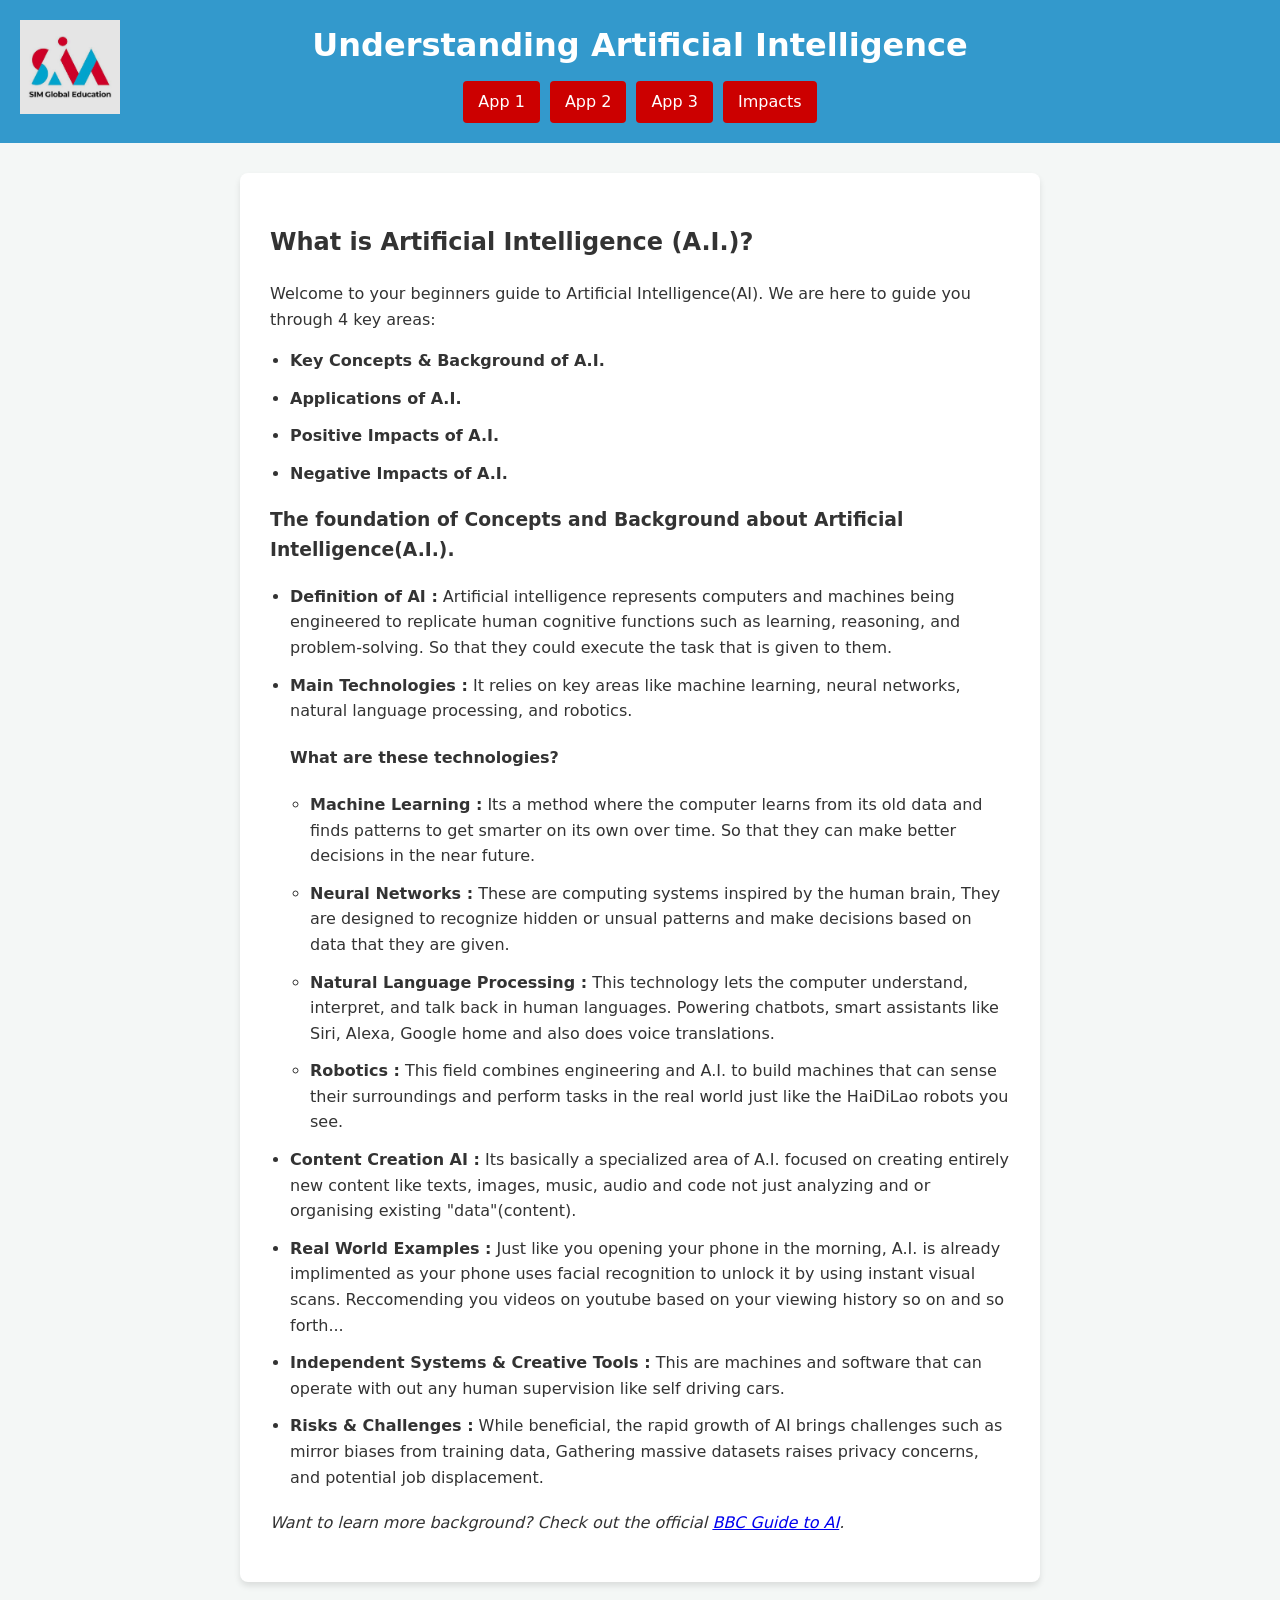
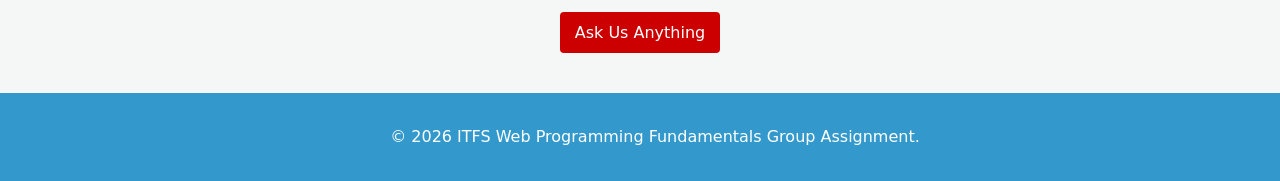
<file: PROJ HOME.html>
<!DOCTYPE html>
<html lang="en">
<head>
    <meta charset="UTF-8">
    <meta name="viewport" content="width=device-width, initial-scale=1.0">
    <title>Introduction to Artificial Intelligence</title>
    <link rel="stylesheet" href="CSS.css">
</head>
<body>
    <header>
        <h1>Understanding Artificial Intelligence</h1>
         <a href="PROJ HOME.html" class="Logo-link">
        <img src="Logo.png" alt="My Website Logo" class="Logo-link">
        </a>
        <nav>
            <a href="Application-1-Health-Care-Chatbots.html">App 1</a>
            <a href="Application2-autoCars-eg-tesla.html">App 2</a>
            <a href="App-3-finance-education.html">App 3</a>
            <a href="positive-and-negative-impacts-of-ai.html">Impacts</a>
        </nav>
    </header>
    <main>
        <section class="content-box">
            <h2>What is Artificial Intelligence (A.I.)?</h2>
            <p>Welcome to your beginners guide to Artificial Intelligence(AI). We are here to guide you through 4 key areas:</p>
            <p>
                <ul>
                    <li><strong>Key Concepts & Background of A.I.</strong></li>
                    <li><strong>Applications of A.I.</strong></li>
                    <li><strong>Positive Impacts of A.I.</strong></li>
                    <li><strong>Negative Impacts of A.I.</strong></li>
                </ul>
            </p>
            <h3>The foundation of Concepts and Background about Artificial Intelligence(A.I.).</h3>
            <ul>
                <li><strong>Definition of AI :</strong> Artificial intelligence represents computers and machines being engineered to replicate human cognitive functions such as learning, reasoning, and problem-solving. So that they could execute the task that is given to them.</li>
                <li><strong>Main Technologies :</strong> It relies on key areas like machine learning, neural networks, natural language processing, and robotics.</li>
                <h4>What are these technologies?</h4>
                <ul>
                    <li><strong>Machine Learning :</strong> Its a method where the computer learns from its old data and finds patterns to get smarter on its own over time. So that they can make better decisions in the near future.</li>
                    <li><strong>Neural Networks :</strong> These are computing systems inspired by the human brain, They are designed to recognize hidden or unsual patterns and make decisions based on data that they are given.</li>
                    <li><strong>Natural Language Processing :</strong> This technology lets the computer understand, interpret, and talk back in human languages. Powering chatbots, smart assistants like Siri, Alexa, Google home and also does voice translations.</li>
                    <li><strong>Robotics :</strong> This field combines engineering and A.I. to build machines that can sense their surroundings and perform tasks in the real world just like the HaiDiLao robots you see.</li>
                </ul>
                <li><strong>Content Creation AI :</strong> Its basically a specialized area of A.I. focused on creating entirely new content like texts, images, music, audio and code not just analyzing and or organising existing "data"(content).</li>
                <li><strong>Real World Examples :</strong> Just like you opening your phone in the morning, A.I. is already implimented as your phone uses facial recognition to unlock it by using instant visual scans. Reccomending you videos on youtube based on your viewing history so on and so forth...</li>
                <li><strong>Independent Systems & Creative Tools :</strong> This are machines and software that can operate with out any human supervision like self driving cars. </li>
                <li><strong>Risks & Challenges :</strong> While beneficial, the rapid growth of AI brings challenges such as mirror biases from training data, Gathering massive datasets raises privacy concerns, and potential job displacement.</li>
            </ul>

            <p style="margin-top: 20px;">
                <em>Want to learn more background? Check out the official <a href="https://www.bbc.co.uk/news/resources/idt-74697280-e684-43c5-a782-29e9d11fecf3" target="_blank">BBC Guide to AI</a>.</em>
            </p>
        </section>
    </main>
    <nav>
        <a href="Regi-Enquirey-form.html">Ask Us Anything</a>
    </nav>
    <footer>
        <p>&copy; 2026 ITFS Web Programming Fundamentals Group Assignment.</p>
    </footer>
</body>
</html>
</file>
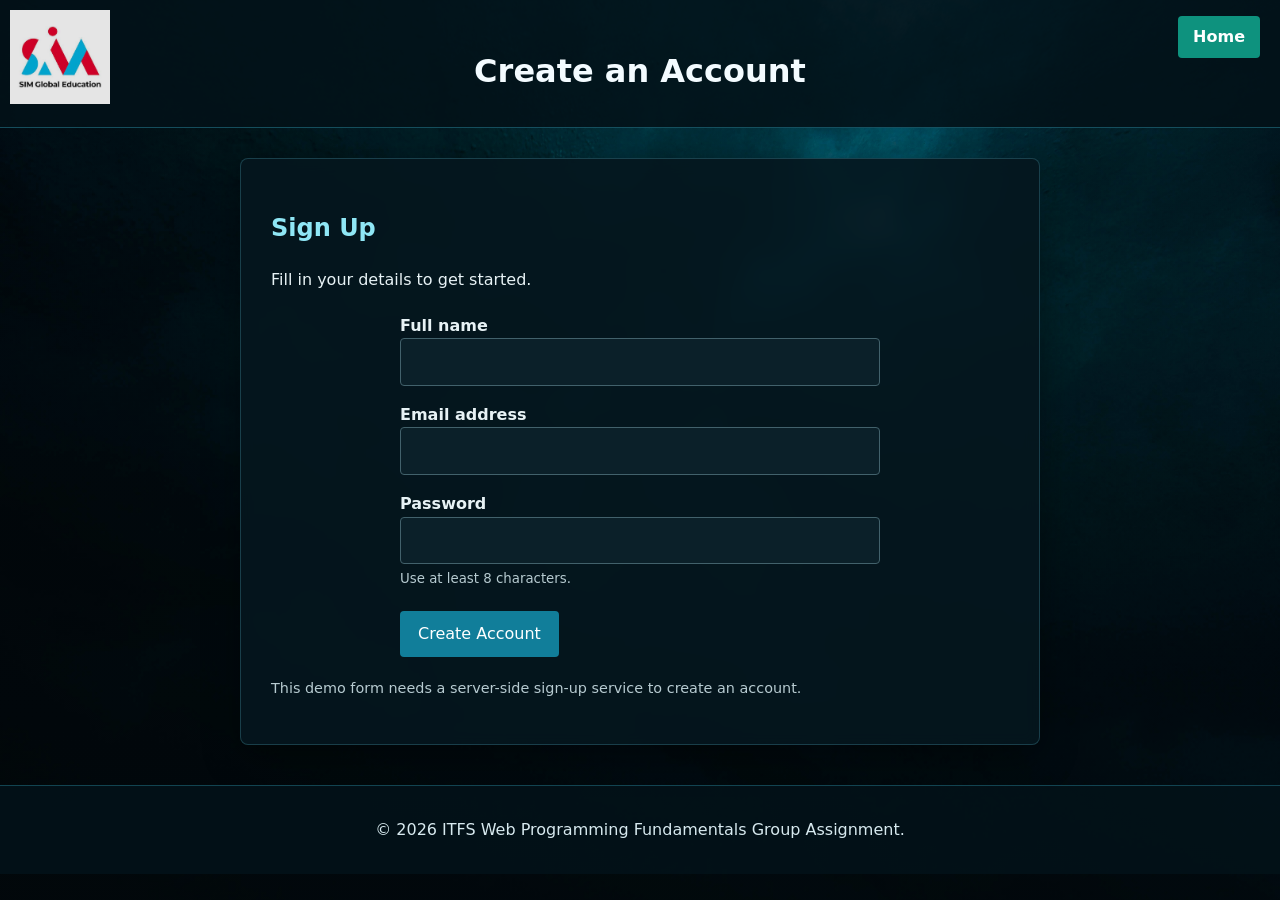
<file: signup.html>
<!DOCTYPE html>
<html lang="en">
<head>
    <meta charset="UTF-8">
    <meta name="viewport" content="width=device-width, initial-scale=1.0">
    <title>Sign Up</title>
    <link rel="stylesheet" href="webcss.css">
</head>
<body>
    <header class="signup-header">
        <br>
        <h1>Create an Account</h1>
        <a href="index.html" class="signup-page-logo">
            <img src="Logo.png" alt="My Website Logo">
        </a>
        <a href="index.html" class="signup-link">Home</a>
    </header>
    <main>
        <section class="content-box signup-box">
            <h2>Sign Up</h2>
            <p>Fill in your details to get started.</p>
            <form action="sucessfulsignup.html" method="get">
                <label for="full-name">Full name</label>
                <input type="text" id="full-name" autocomplete="name" required>

                <label for="email">Email address</label>
                <input type="email" id="email" autocomplete="email" required>

                <label for="password">Password</label>
                <input type="password" id="password" autocomplete="new-password" minlength="8" required>
                <small>Use at least 8 characters.</small>

                <button type="submit">Create Account</button>
            </form>
            <p class="form-note">This demo form needs a server-side sign-up service to create an account.</p>
        </section>
    </main>
    <footer>
        <p>&copy; 2026 ITFS Web Programming Fundamentals Group Assignment.</p>
    </footer>
</body>
</html>
</file>
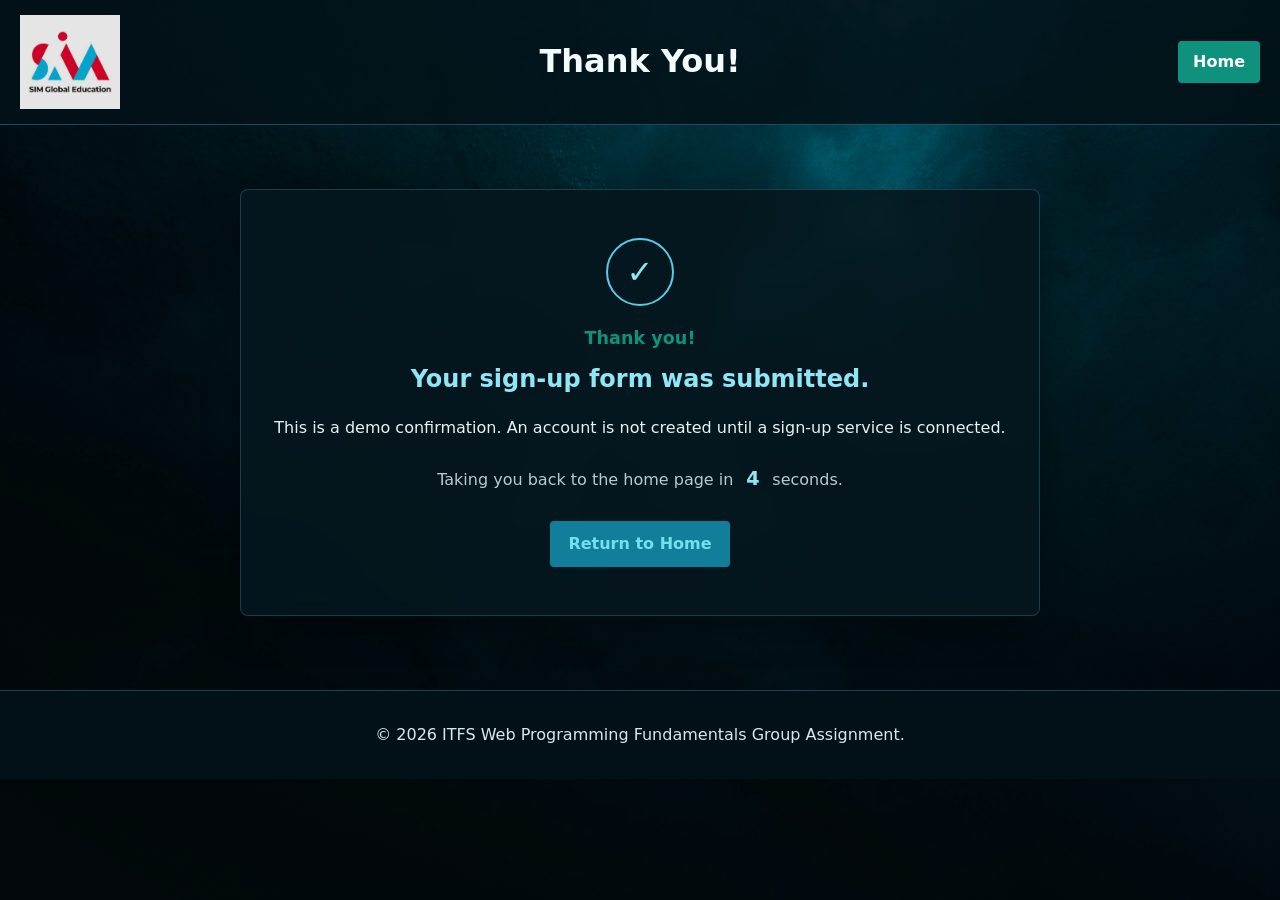
<file: sucessfulsignup.html>
<!DOCTYPE html>
<html lang="en">
<head>
    <meta charset="UTF-8">
    <meta name="viewport" content="width=device-width, initial-scale=1.0">
    <title>Thank You</title>
    <link rel="stylesheet" href="webcss.css">
</head>
<body>
    <header class="signup-header confirmation-header">
        <h1>Thank You!</h1>
        <a href="index.html" class="Logo-link">
            <img src="Logo.png" alt="My Website Logo">
        </a>
        <a href="index.html" class="signup-link">Home</a>
    </header>
    <main class="thank-you-main">
        <section class="content-box success-box thank-you-card">
            <div class="thank-you-icon" aria-hidden="true">✓</div>
            <p class="success-label">Thank you!</p>
            <h2 role="status" aria-live="polite">Your sign-up form was submitted.</h2>
            <p>This is a demo confirmation. An account is not created until a sign-up service is connected.</p>
            <p class="redirect-message">Taking you back to the home page in <span id="countdown">5</span> seconds.</p>
            <a class="success-home-link" href="index.html">Return to Home</a>
        </section>
    </main>
    <footer>
        <p>&copy; 2026 ITFS Web Programming Fundamentals Group Assignment.</p>
    </footer>
    <script src="Redirecting-to-home.js"></script>
</body>
</html>
</file>
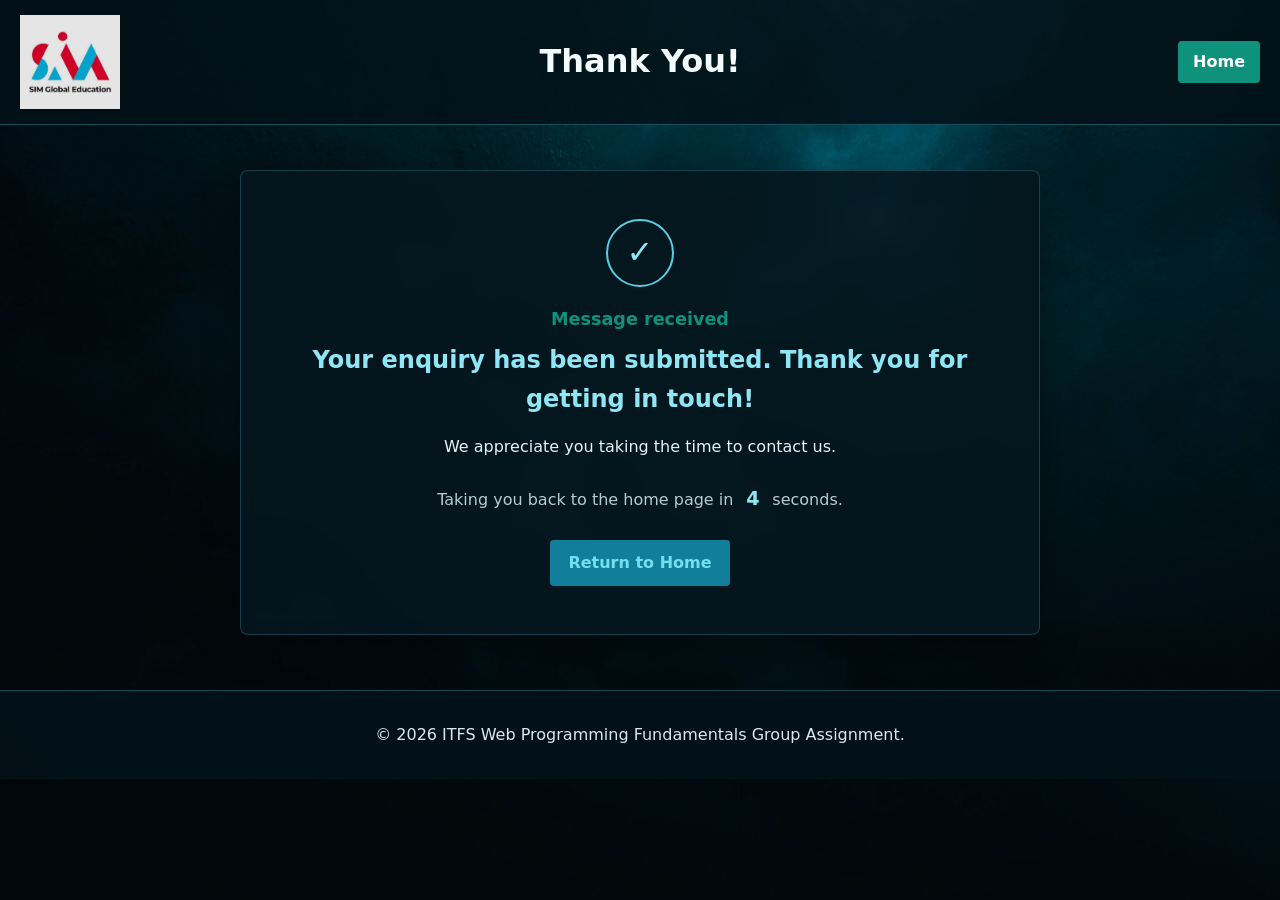
<file: Thank-you-page.html>
<!DOCTYPE html>
<html lang="en">
<head>
    <meta charset="UTF-8">
    <meta name="viewport" content="width=device-width, initial-scale=1.0">
    <title>Thank You</title>
    <link rel="stylesheet" href="webcss.css">
</head>
<body>
    <header class="signup-header confirmation-header">
        <h1>Thank You!</h1>
        <a href="index.html" class="Logo-link">
            <img src="Logo.png" alt="My Website Logo">
        </a>
        <a href="index.html" class="signup-link">Home</a>
    </header>
    <main class="thank-you-main">
        <section class="content-box success-box thank-you-card">
            <div class="thank-you-icon" aria-hidden="true">✓</div>
            <p class="success-label">Message received</p>
            <h2 id="greeting" role="status" aria-live="polite">Your enquiry has been submitted. Thank you for getting in touch!</h2>
            <p>We appreciate you taking the time to contact us.</p>
            <p class="redirect-message">Taking you back to the home page in <span id="countdown">5</span> seconds.</p>
            <a class="success-home-link" href="index.html">Return to Home</a>
        </section>
    </main>
    <footer>
        <p>&copy; 2026 ITFS Web Programming Fundamentals Group Assignment.</p>
    </footer>
    <script src="Redirecting-to-home.js"></script>
</body>
</html>
</file>
<file: webcss.css>
body {
    font-family: system-ui, -apple-system, BlinkMacSystemFont, 'Segoe UI', Roboto, Oxygen, Ubuntu, Cantarell, 'Open Sans', 'Helvetica Neue', sans-serif;
    margin: 0;
    padding: 0;
    min-height: 100vh;
    background: linear-gradient(rgba(2, 13, 19, 0.3), rgba(2, 13, 19, 0.55)), url("background.jpg") center / cover fixed;
    background-color: #06151c;
    color: #e7f2f5;
    line-height: 1.6;
}

header {
    background-color: rgba(3, 18, 25, 0.88);
    color: #f3fbff;
    padding: 20px;
    text-align: center;
    position: relative;
    border-bottom: 1px solid rgba(58, 190, 219, 0.35);
}

.signup-header h1 {
    margin: 0 0 10px 0;
    padding: 0 110px;
}

.site-navigation,
.page-navigation {
    display: flex;
    justify-content: center;
    flex-wrap: wrap;
    gap: 9px;
}

.site-navigation {
    margin-top: 10px;
}

.site-navigation a,
.page-navigation a {
    display: inline-flex;
    align-items: center;
    justify-content: center;
    gap: 8px;
    color: #f3fbff;
    text-decoration: none;
    border: 1px solid transparent;
    border-radius: 999px;
    font-weight: 600;
    transition: background-color 0.2s, border-color 0.2s, color 0.2s, transform 0.2s, box-shadow 0.2s;
}

.site-navigation a {
    min-height: 40px;
    padding: 7px 16px;
    background-color: rgba(16, 105, 131, 0.68);
}

.site-navigation a:hover,
.site-navigation a[aria-current="page"] {
    border-color: rgba(143, 230, 245, 0.55);
    background-color: #0e927e;
    color: #fff;
}

.site-navigation a[aria-current="page"] {
    box-shadow: 0 0 0 2px rgba(86, 205, 227, 0.14);
}

.site-navigation a:focus-visible,
.page-navigation a:focus-visible {
    outline: 3px solid #8fe6f5;
    outline-offset: 3px;
}

.page-navigation {
    max-width: 1080px;
    margin: 0 auto;
    padding: 12px 20px;
}

.page-navigation a {
    min-height: 44px;
    padding: 8px 17px;
    background: rgba(5, 23, 31, 0.88);
    border-color: rgba(91, 196, 218, 0.36);
}

.page-navigation a:hover {
    transform: translateY(-2px);
    box-shadow: 0 6px 18px rgba(0, 0, 0, 0.24);
}

.page-navigation .next-link {
    background: #0e927e;
    border-color: #39bfa7;
}

.page-navigation .next-link:hover,
.page-navigation .contact-link:hover {
    background: #0a6f60;
}

.page-navigation .contact-link {
    color: #a9eff8;
}

.page-navigation .home-link,
.page-navigation .previous-link {
    color: #d7e9ef;
}

.home-page main {
    max-width: 1120px;
}

.home-hero {
    display: grid;
    grid-template-columns: minmax(0, 1.1fr) minmax(320px, 0.9fr);
    align-items: stretch;
    overflow: hidden;
    border: 1px solid rgba(91, 196, 218, 0.34);
    border-radius: 18px;
    background: linear-gradient(135deg, rgba(5, 23, 31, 0.97), rgba(8, 48, 57, 0.92));
    box-shadow: 0 16px 42px rgba(0, 0, 0, 0.34);
}

.home-hero-copy {
    align-self: center;
    padding: clamp(26px, 5vw, 56px);
}

.home-hero-copy h2 {
    margin: 0 0 14px;
    color: #f3fbff;
    font-size: clamp(2rem, 4vw, 3.2rem);
    line-height: 1.12;
}

.home-hero-copy > p:not(.home-eyebrow) {
    max-width: 560px;
    margin: 0;
    color: #d7e9ef;
    font-size: 1.05rem;
}

.home-areas {
    display: grid;
    grid-template-columns: repeat(2, minmax(0, 1fr));
    gap: 8px 14px;
    margin: 22px 0;
    padding: 0;
    list-style: none;
}

.home-areas li {
    margin: 0;
    padding: 9px 11px;
    border: 1px solid rgba(91, 196, 218, 0.2);
    border-radius: 8px;
    background: rgba(91, 196, 218, 0.07);
    color: #e7f2f5;
    font-size: 0.9rem;
}

.home-topic-card:focus-visible {
    outline: 3px solid #8fe6f5;
    outline-offset: 4px;
}

.home-hero-image {
    min-height: 390px;
    margin: 0;
    overflow: hidden;
    background: #0b2933;
}

.home-hero-image img {
    display: block;
    width: 100%;
    height: 100%;
    min-height: 390px;
    object-fit: cover;
    object-position: center;
}

.home-topics {
    margin: 52px 0;
}

.home-topic-grid {
    display: grid;
    grid-template-columns: repeat(2, minmax(0, 1fr));
    gap: 18px;
}

.home-topic-card {
    display: grid;
    grid-template-columns: minmax(130px, 0.8fr) minmax(0, 1.2fr);
    min-height: 190px;
    overflow: hidden;
    border: 1px solid rgba(91, 196, 218, 0.28);
    border-radius: 14px;
    background: rgba(5, 23, 31, 0.91);
    color: inherit;
    text-decoration: none;
    box-shadow: 0 10px 26px rgba(0, 0, 0, 0.2);
    transition: transform 0.2s, border-color 0.2s, box-shadow 0.2s;
}

.home-topic-card:hover {
    transform: translateY(-3px);
    border-color: rgba(114, 223, 206, 0.7);
    box-shadow: 0 14px 30px rgba(0, 0, 0, 0.3);
}

.home-topic-card > img {
    display: block;
    width: 100%;
    height: 100%;
    min-height: 190px;
    object-fit: cover;
}

.home-topic-copy {
    display: flex;
    align-items: center;
    padding: 20px;
    text-align: center;
}

.home-topic-copy > strong {
    color: #8fe6f5;
    font-size: 1.15rem;
    line-height: 1.3;
}

.home-overview {
    max-width: none;
    padding: clamp(22px, 4vw, 38px);
    border-radius: 16px;
}

.home-overview > h2 {
    margin-top: 0;
}

.home-foundation-list,
.home-technology-list {
    display: grid;
    gap: 12px;
    padding-left: 22px;
}

.home-foundation-list li,
.home-technology-list li {
    padding-left: 4px;
}

.home-overview h3 {
    margin-top: 26px;
}

.impacts-page main {
    max-width: 1080px;
}

.impacts-page .content-box {
    padding: 28px;
    border-radius: 16px;
}

.impact-hero {
    margin: 0 0 28px;
    overflow: hidden;
    border: 1px solid rgba(143, 230, 245, 0.3);
    border-radius: 12px;
    background: #0b2933;
}

.impact-hero img {
    display: block;
    width: 100%;
    height: clamp(220px, 30vw, 340px);
    object-fit: cover;
    object-position: center 45%;
}

.impact-section + .impact-section {
    margin-top: 32px;
}

.impact-section > h2 {
    margin: 0 0 18px;
    padding-bottom: 10px;
    border-bottom: 1px solid rgba(91, 196, 218, 0.3);
    font-size: 1.65rem;
}

.impact-grid {
    display: grid;
    grid-template-columns: repeat(3, minmax(0, 1fr));
    gap: 16px;
}

.impact-card {
    padding: 20px;
    border: 1px solid rgba(91, 196, 218, 0.28);
    border-radius: 12px;
    background: linear-gradient(145deg, rgba(15, 54, 65, 0.92), rgba(7, 32, 41, 0.92));
}

.impact-negative .impact-card {
    border-color: rgba(245, 190, 113, 0.28);
    background: linear-gradient(145deg, rgba(62, 49, 36, 0.58), rgba(20, 35, 40, 0.96));
}

.impact-card h3 {
    margin: 0 0 10px;
    font-size: 1.12rem;
    line-height: 1.35;
}

.impact-negative .impact-card h3 {
    color: #f4cb91;
}

.impact-card ul {
    display: grid;
    gap: 8px;
    margin: 0;
    padding-left: 18px;
}

.impact-card li {
    margin: 0;
    color: #d7e9ef;
}

.impact-conclusion {
    margin-top: 24px;
    padding: 22px;
    border: 1px solid rgba(91, 196, 218, 0.3);
    border-radius: 12px;
    background: rgba(3, 18, 25, 0.62);
}

.impact-conclusion h3 {
    margin: 0 0 8px;
}

.impact-conclusion p {
    margin: 0;
    color: #d7e9ef;
}

main {
    max-width: 800px;
    margin: 30px auto;
    padding: 0 20px;
}

.content-box {
    background: rgba(5, 23, 31, 0.9);
    padding: 30px;
    border-radius: 8px;
    border: 1px solid rgba(91, 196, 218, 0.24);
    box-shadow: 0 12px 36px rgba(0, 0, 0, 0.35);
    backdrop-filter: blur(8px);
}

.content-box h2,
.content-box h3,
.content-box h4 {
    color: #8fe6f5;
}

.content-box a {
    color: #75dff2;
}

.content-box a:hover {
    color: #b2f3ff;
}

button {
    border: 0;
    border-radius: 4px;
    background-color: #117e9a;
    color: #fff;
    font: inherit;
    cursor: pointer;
    transition: background-color 0.3s;
}

button:hover {
    background-color: #0e927e;
}

.content-box ul {
    margin-top: 15px;
    padding-left: 20px;
}

.content-box li {
    margin-bottom: 12px;
}

footer {
    text-align: center;
    padding: 15px;
    background-color: rgba(3, 18, 25, 0.9);
    color: #d7e9ef;
    position: relative;
    bottom: 0;
    width: 100%;
    margin-top: 40px;
    box-sizing: border-box;
    border-top: 1px solid rgba(58, 190, 219, 0.3);
}

.Logo-link {
  position: absolute;
  top: 10px;
  left: 10px;
  display: inline-block;
  width: 100px;
  height: auto;
}

.Logo-link img {
  display: block;
  width: 100%;
  height: auto;
}

.signup-link {
    position: absolute;
    top: 16px;
    right: 20px;
    padding: 8px 15px;
    border-radius: 4px;
    background-color: #0e927e;
    color: #fff;
    font-weight: 600;
    text-decoration: none;
    transition: background 0.3s;
}

.signup-link:hover {
    background-color: #0a6f60;
}

.signup-page-logo {
    position: absolute;
    top: 10px;
    left: 10px;
    display: block;
    width: 100px;
}

.signup-page-logo img {
    display: block;
    width: 100%;
    height: auto;
}

.signup-box form {
    max-width: 480px;
    margin: 20px auto 0;
}

.signup-box label {
    display: block;
    margin-top: 16px;
    font-weight: 600;
}

.signup-box input {
    width: 100%;
    box-sizing: border-box;
    padding: 10px;
    border: 1px solid #42616b;
    border-radius: 4px;
    background-color: #0b2029;
    color: #f0f8fa;
    font: inherit;
}

.signup-box input:focus {
    outline: 2px solid #56cde3;
    outline-offset: 1px;
}

.signup-box small {
    display: block;
    margin-top: 4px;
    color: #b7cbd1;
}

.signup-box button {
    margin-top: 22px;
    padding: 10px 18px;
    border: 0;
    border-radius: 4px;
    background-color: #117e9a;
    color: #fff;
    font: inherit;
    cursor: pointer;
}

.signup-box button:hover {
    background-color: #0e927e;
}

.form-note {
    margin-top: 20px;
    color: #b7cbd1;
    font-size: 0.9rem;
}

.success-box {
    text-align: center;
}

.success-label {
    margin: 0;
    color: #0e927e;
    font-size: 1.1rem;
    font-weight: 700;
}

.success-home-link {
    display: inline-block;
    margin-top: 10px;
    padding: 10px 18px;
    border-radius: 4px;
    background-color: #117e9a;
    color: white;
    font-weight: 600;
    text-decoration: none;
}

.success-home-link:hover {
    background-color: #0e927e;
}

.thank-you-main {
    display: flex;
    align-items: center;
    min-height: 55vh;
}

.thank-you-card {
    width: 100%;
    padding: 48px 30px;
}

.thank-you-icon {
    display: grid;
    width: 64px;
    height: 64px;
    margin: 0 auto 18px;
    place-items: center;
    border: 2px solid #56cde3;
    border-radius: 50%;
    color: #8fe6f5;
    font-size: 2rem;
    font-weight: 700;
}

.thank-you-card h2 {
    margin: 8px 0;
}

.redirect-message {
    margin-top: 24px;
    color: #b7cbd1;
}

.redirect-message span {
    display: inline-block;
    min-width: 1.5em;
    color: #8fe6f5;
    font-size: 1.2em;
    font-weight: 700;
}

.confirmation-header {
    display: grid;
    grid-template-columns: 100px minmax(0, 1fr) 100px;
    align-items: center;
    min-height: 104px;
    padding: 10px 20px;
}

.confirmation-header .Logo-link {
    position: static;
    grid-column: 1;
    grid-row: 1;
    width: 100px;
}

.confirmation-header h1 {
    grid-column: 2;
    grid-row: 1;
    margin: 0;
    padding: 0;
}

.confirmation-header .signup-link {
    position: static;
    grid-column: 3;
    grid-row: 1;
    justify-self: end;
}

.feature-page main {
    max-width: 1080px;
}

.feature-page .content-box {
    padding: 22px;
    border-radius: 16px;
}

.feature-hero {
    position: relative;
    min-height: 260px;
    margin: 0;
    overflow: hidden;
    border: 1px solid rgba(143, 230, 245, 0.3);
    border-radius: 12px;
    background: #0b2933;
}

.feature-hero::after {
    position: absolute;
    inset: 0;
    background: linear-gradient(90deg, rgba(3, 18, 25, 0.78), rgba(3, 18, 25, 0.08) 85%),
        linear-gradient(0deg, rgba(3, 18, 25, 0.72), transparent 55%);
    content: "";
}

.feature-hero img {
    display: block;
    width: 100%;
    height: clamp(260px, 36vw, 390px);
    object-fit: cover;
    object-position: center 45%;
}

.feature-hero figcaption {
    position: absolute;
    z-index: 1;
    right: 24px;
    bottom: 22px;
    left: 24px;
    max-width: 560px;
    color: #f3fbff;
    font-size: clamp(1.2rem, 2.4vw, 1.8rem);
    font-weight: 700;
    line-height: 1.3;
    text-shadow: 0 2px 12px rgba(0, 0, 0, 0.5);
}

.feature-intro {
    max-width: 760px;
    margin: 24px auto 30px;
    color: #d7e9ef;
    font-size: 1.08rem;
    text-align: center;
}

.feature-topics {
    display: grid;
    grid-template-columns: repeat(2, minmax(0, 1fr));
    gap: 18px;
}

.feature-card {
    padding: 22px;
    border: 1px solid rgba(91, 196, 218, 0.28);
    border-radius: 12px;
    background: linear-gradient(145deg, rgba(15, 54, 65, 0.92), rgba(7, 32, 41, 0.92));
}

.feature-card-caution {
    border-color: rgba(245, 190, 113, 0.3);
    background: linear-gradient(145deg, rgba(62, 49, 36, 0.72), rgba(20, 35, 40, 0.96));
}

.feature-card h2,
.feature-conclusion h2 {
    margin: 0 0 18px;
    font-size: 1.35rem;
}

.feature-card-caution h2 {
    color: #f4cb91;
}

.feature-card ul {
    display: grid;
    gap: 14px;
    margin: 0;
    padding: 0;
    list-style: none;
}

.feature-card li {
    margin: 0;
    padding: 0 0 0 14px;
    border-left: 2px solid #56cde3;
}

.feature-card-caution li {
    border-left-color: #e6b56f;
}

.feature-card li strong,
.feature-card li span {
    display: block;
}

.feature-card li strong {
    margin-bottom: 2px;
    color: #f3fbff;
}

.feature-card li span {
    color: #c5d9df;
}

.feature-conclusion {
    margin-top: 20px;
    padding: 24px;
    border: 1px solid rgba(91, 196, 218, 0.24);
    border-radius: 12px;
    background: rgba(3, 18, 25, 0.55);
}

.feature-conclusion h2 {
    margin-bottom: 8px;
}

.feature-conclusion p {
    margin: 0;
    color: #d7e9ef;
}

.feature-conclusion .feature-resource {
    margin-top: 16px;
    font-size: 0.95rem;
}

.healthcare-use-cases .feature-card p {
    margin: 0;
    color: #c5d9df;
}

.autocars-features {
    margin: 22px 0;
    padding: 22px;
    border: 1px solid rgba(91, 196, 218, 0.28);
    border-radius: 12px;
    background: linear-gradient(145deg, rgba(15, 54, 65, 0.92), rgba(7, 32, 41, 0.92));
}

.autocars-features h3 {
    margin: 0 0 18px;
}

.autocars-features ul {
    display: grid;
    grid-template-columns: repeat(2, minmax(0, 1fr));
    gap: 14px;
    margin: 0;
    padding: 0;
    list-style: none;
}

.autocars-features li {
    margin: 0;
    padding-left: 14px;
    border-left: 2px solid #56cde3;
}

.autocars-features li strong,
.autocars-features li span {
    display: block;
}

.autocars-features li strong,
.autocars-pros-cons h4 {
    margin: 0 0 3px;
    color: #f3fbff;
}

.autocars-features li span,
.autocars-pros-cons li span {
    color: #c5d9df;
}

.autocars-pros-cons {
    align-items: start;
    margin-bottom: 22px;
}

.autocars-pros-cons h4 {
    font-size: 1.15rem;
}

.autocars-pros-cons .feature-card-caution h4 {
    color: #f4cb91;
}

@media (min-width: 850px) {
    .healthcare-use-cases {
        grid-template-columns: repeat(3, minmax(0, 1fr));
    }
}

@media (max-width: 600px) {
    body {
        background-attachment: scroll;
    }

    .confirmation-header {
        grid-template-columns: 64px minmax(0, 1fr) 64px;
        min-height: 84px;
        padding: 10px;
    }

    .confirmation-header .Logo-link {
        width: 64px;
    }

    .confirmation-header h1 {
        font-size: 1.4rem;
    }

    .confirmation-header .signup-link {
        padding: 7px 10px;
    }

    .signup-header h1 {
        padding: 42px 0 0;
    }

    .confirmation-header h1 {
        padding: 0;
    }

    .signup-link {
        top: 10px;
        right: 10px;
    }

    .feature-page .content-box {
        padding: 14px;
    }

    .feature-page .signup-header h1 {
        padding: 86px 0 0;
        font-size: 1.45rem;
    }

    .feature-hero {
        min-height: 220px;
    }

    .feature-hero img {
        height: 260px;
        object-position: 58% center;
    }

    .feature-hero figcaption {
        right: 16px;
        bottom: 16px;
        left: 16px;
    }

    .feature-topics {
        grid-template-columns: 1fr;
        gap: 14px;
    }

    .impacts-page .content-box {
        padding: 18px;
    }

    .impact-grid {
        grid-template-columns: repeat(2, minmax(0, 1fr));
        gap: 12px;
    }

    .impact-hero img {
        height: 220px;
    }

    .feature-card,
    .feature-conclusion {
        padding: 18px;
    }

    .autocars-features {
        padding: 18px;
    }

    .autocars-features ul {
        grid-template-columns: 1fr;
    }

    .impact-card {
        padding: 16px;
    }

    .home-hero {
        grid-template-columns: 1fr;
    }

    .home-hero-copy {
        padding: 26px 22px;
    }

    .home-hero-image,
    .home-hero-image img {
        min-height: 230px;
        height: 230px;
    }

    .home-areas {
        grid-template-columns: 1fr;
        gap: 7px;
        margin: 18px 0;
    }

    .home-topics {
        margin: 38px 0;
    }

    .home-topic-grid {
        grid-template-columns: 1fr;
        gap: 12px;
    }

    .home-topic-card {
        grid-template-columns: 120px minmax(0, 1fr);
        min-height: 160px;
    }

    .home-topic-card > img {
        min-height: 160px;
    }

    .home-topic-copy {
        padding: 15px;
    }

    .home-topic-copy > strong {
        font-size: 1.05rem;
    }

    .site-navigation {
        gap: 7px;
    }

    .site-navigation a {
        min-height: 38px;
        padding: 6px 12px;
        font-size: 0.92rem;
    }

    .page-navigation {
        gap: 8px;
        padding: 12px 16px;
    }

    .page-navigation a {
        flex: 1 1 145px;
        padding: 8px 12px;
        font-size: 0.92rem;
        text-align: center;
    }
}

@media (max-width: 420px) {
    .impact-grid {
        grid-template-columns: 1fr;
    }

    .home-topic-card {
        grid-template-columns: 1fr;
    }

    .home-topic-card > img {
        height: 155px;
        min-height: 0;
    }

    .home-topic-copy {
        min-height: 110px;
    }
}
</file>
<file: CSS.css>
body {
    font-family: system-ui, -apple-system, BlinkMacSystemFont, 'Segoe UI', Roboto, Oxygen, Ubuntu, Cantarell, 'Open Sans', 'Helvetica Neue', sans-serif;
    margin: 0;
    padding: 0;
    background-color: #f4f7f6;
    color: #333;
    line-height: 1.6;
}

header {
    background-color: #3399cc
;
    color: white;
    padding: 20px;
    text-align: center;
    position: relative;
}

header h1 {
    margin: 0 0 10px 0;
}

nav {
    display: flex;
    justify-content: center;
    flex-wrap: wrap;
    gap: 10px;
    margin-top: 10px;
}

nav a {
    color: white;
    background-color: #cc0000;
    padding: 8px 15px;
    text-decoration: none;
    border-radius: 4px;
    transition: background 0.3s;
}

nav a:hover   {
    background-color: #0e927e;
}

main {
    max-width: 800px;
    margin: 30px auto;
    padding: 0 20px;
}

.content-box {
    background: white;
    padding: 30px;
    border-radius: 8px;
    box-shadow: 0 4px 6px rgba(0,0,0,0.1);
}

.content-box ul {
    margin-top: 15px;
    padding-left: 20px;
}

.content-box li {
    margin-bottom: 12px;
}

footer {
    text-align: center;
    padding: 15px;
    background-color: #3399cc;
    color: white;
    position: relative;
    bottom: 0;
    width: 100%;
    margin-top: 40px;
}

.Logo-link {
  position: absolute;
  top: 10px;
  left: 10px;
  width: 100px;
  height: auto;
}
</file>
